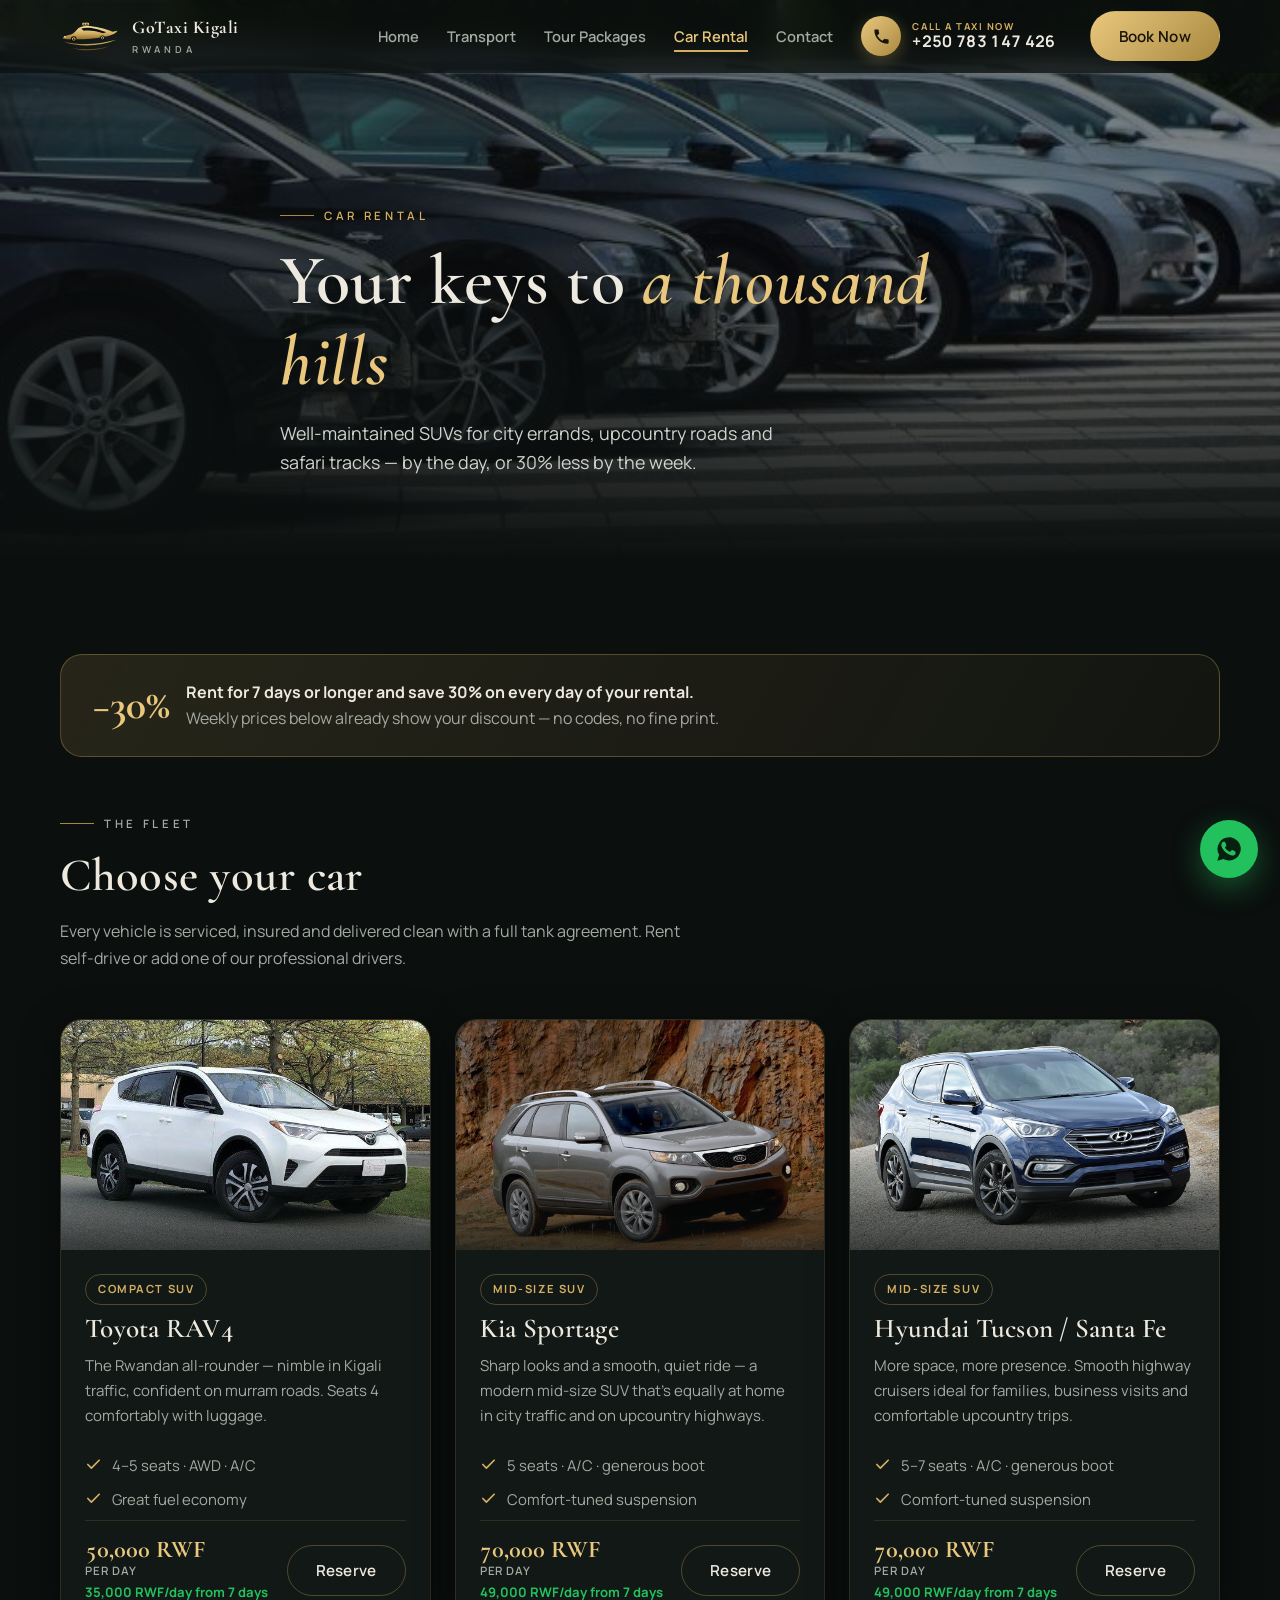
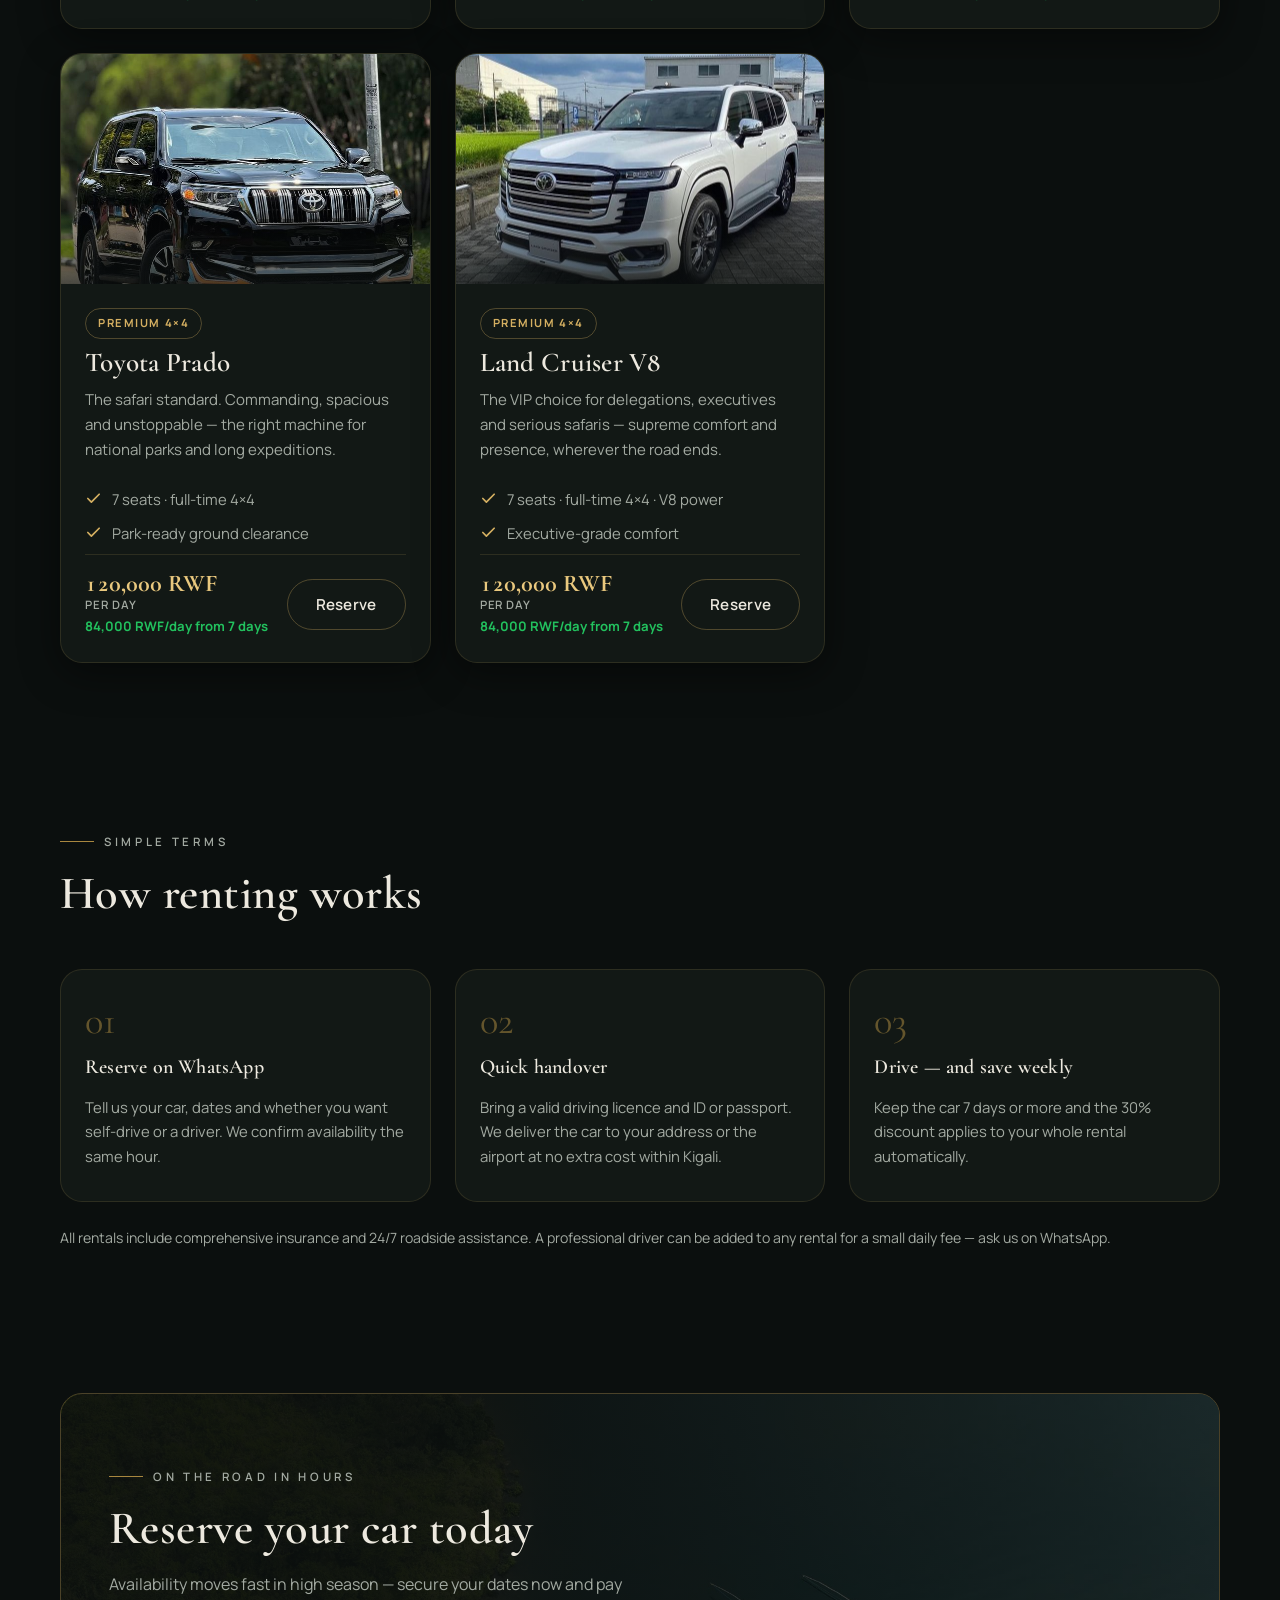
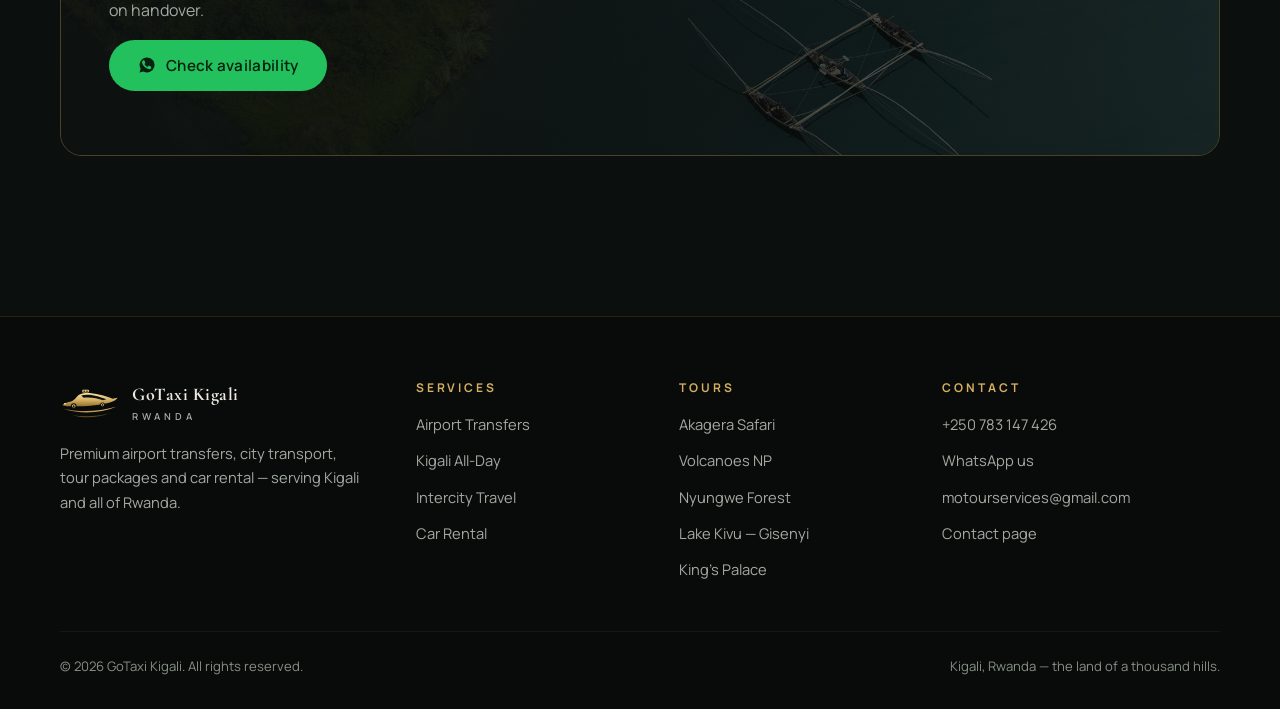
<file: car-rental.html>
<!DOCTYPE html>
<html lang="en">
<head>
  <!-- Google tag (gtag.js) -->
  <script async src="https://www.googletagmanager.com/gtag/js?id=AW-18301209032"></script>
  <script>
    window.dataLayer = window.dataLayer || [];
    function gtag(){dataLayer.push(arguments);}
    gtag('js', new Date());
    gtag('config', 'AW-18301209032');
  </script>

  <meta charset="UTF-8" />
  <meta name="viewport" content="width=device-width, initial-scale=1" />
  <title>Car Rental in Kigali — RAV4 to Land Cruiser | GoTaxi Kigali</title>
  <meta name="description" content="Rent a RAV4 from 50,000 RWF/day, Kia or Hyundai SUVs at 70,000 RWF, or a Prado / Land Cruiser V8 at 120,000 RWF. 30% off all rentals of a week or longer." />
  <link rel="icon" type="image/svg+xml" href="favicon.svg" />
  <meta name="theme-color" content="#0b0f0e" />
  <meta property="og:type" content="website" />
  <meta property="og:site_name" content="GoTaxi Kigali" />
  <meta property="og:title" content="Car Rental in Kigali — GoTaxi Kigali" />
  <meta property="og:description" content="RAV4 from 50,000 RWF/day up to Land Cruiser V8 — 30% off all rentals of a week or longer." />
  <meta property="og:image" content="https://gotaxikigali.com/og-image.jpg" />
  <meta property="og:url" content="https://gotaxikigali.com/car-rental.html" />
  <meta property="og:locale" content="en_US" />
  <meta name="twitter:card" content="summary_large_image" />
  <meta name="twitter:title" content="Car Rental in Kigali — RAV4 to Land Cruiser | GoTaxi Kigali" />
  <meta name="twitter:description" content="RAV4 from 50,000 RWF/day up to Land Cruiser V8 — 30% off all rentals of a week or longer." />
  <meta name="twitter:image" content="https://gotaxikigali.com/og-image.jpg" />
  <link rel="canonical" href="https://gotaxikigali.com/car-rental.html" />
  <meta name="geo.region" content="RW-01" />
  <meta name="geo.placename" content="Kigali, Rwanda" />
  <meta name="geo.position" content="-1.9441;30.0619" />
  <meta name="ICBM" content="-1.9441, 30.0619" />
  <link rel="preconnect" href="https://fonts.googleapis.com" />
  <link rel="preconnect" href="https://fonts.gstatic.com" crossorigin />
  <link href="https://fonts.googleapis.com/css2?family=Cormorant+Garamond:ital,wght@0,600;0,700;1,600&family=Manrope:wght@400;500;600;700;800&display=swap" rel="stylesheet" />
  <link rel="stylesheet" href="css/style.css?v=2" />
</head>
<body>
  <a class="skip-link" href="#main">Skip to main content</a>

  <header class="nav">
    <div class="container nav-inner">
      <a class="brand" href="index.html" aria-label="GoTaxi Kigali — home">
        <span class="brand-mark" aria-hidden="true">
          <svg viewBox="0 0 96 48" fill="none"><defs><linearGradient id="gcmG" x1="0" y1="0" x2="0" y2="1"><stop offset="0" stop-color="#f6e3ab"/><stop offset="0.55" stop-color="#d4af61"/><stop offset="1" stop-color="#93712f"/></linearGradient><linearGradient id="gcmW" x1="0" y1="0" x2="1" y2="0"><stop offset="0" stop-color="#93712f"/><stop offset="1" stop-color="#e9c87e"/></linearGradient></defs><rect x="35.5" y="2.6" width="11" height="5" rx="1.6" fill="url(#gcmG)"/><rect x="37.8" y="4" width="2.1" height="2.2" fill="#0b0f0e" opacity="0.85"/><rect x="42.1" y="4" width="2.1" height="2.2" fill="#0b0f0e" opacity="0.85"/><path d="M4 27 C7 24.5 11 22.8 16 22 C20 21.4 24 18 27 14 C30 10 36 8 42 8 C56 8 72 12 84 17 L92 15.5 C90 19 86 21.5 80 23 C60 28.5 30 30 12 29 C8 28.7 5 28 4 27 Z" fill="url(#gcmG)"/><path d="M34 12 C40 10.2 48 10.2 58 12.8 C64 14.4 70 16.4 74 18 L69 19.6 C60 16 48 14.2 38 15.4 C36 14.2 35 13 34 12 Z" fill="#0b0f0e"/><circle cx="22" cy="29" r="4.5" fill="#0b0f0e"/><circle cx="22" cy="29" r="2.2" fill="none" stroke="url(#gcmG)" stroke-width="1.5"/><circle cx="68" cy="27" r="4" fill="#0b0f0e"/><circle cx="68" cy="27" r="1.9" fill="none" stroke="url(#gcmG)" stroke-width="1.4"/><ellipse cx="8" cy="25" rx="1.8" ry="1.2" fill="#f6e3ab"/><path d="M6 33 C30 38.5 62 38 90 30 C64 41 30 42 6 33 Z" fill="url(#gcmW)"/><path d="M20 43.5 C40 46.5 62 45.5 80 40 C60 48 36 48.5 20 43.5 Z" fill="#93712f" opacity="0.65"/></svg>
        </span>
        <span>
          <span class="brand-name">GoTaxi Kigali</span>
          <span class="brand-tag">Rwanda</span>
        </span>
      </a>
      <div class="nav-mobile-actions">
        <a class="nav-call-mobile" href="tel:+250783147426" aria-label="Call GoTaxi Kigali for a taxi now">
          <svg viewBox="0 0 24 24" fill="currentColor" aria-hidden="true"><path d="M6.6 10.8c1.4 2.8 3.8 5.1 6.6 6.6l2.2-2.2c.3-.3.7-.4 1-.2 1.1.4 2.4.6 3.6.6.6 0 1 .4 1 1V20c0 .6-.4 1-1 1C10.5 21 3 13.5 3 4c0-.6.4-1 1-1h3.5c.6 0 1 .4 1 1 0 1.3.2 2.5.6 3.6.1.4 0 .8-.2 1l-2.3 2.2Z"/></svg>
        </a>
        <button class="nav-toggle" aria-expanded="false" aria-label="Open menu">
          <svg viewBox="0 0 24 24" fill="none" stroke="currentColor" stroke-width="2" stroke-linecap="round"><line x1="4" y1="7" x2="20" y2="7"/><line x1="4" y1="12" x2="20" y2="12"/><line x1="4" y1="17" x2="20" y2="17"/></svg>
        </button>
      </div>
      <ul class="nav-links">
        <li><a href="index.html">Home</a></li>
        <li><a href="transport.html">Transport</a></li>
        <li><a href="tours.html">Tour Packages</a></li>
        <li><a href="car-rental.html" aria-current="page">Car Rental</a></li>
        <li><a href="contact.html">Contact</a></li>
        <li class="nav-call-li">
          <a class="nav-call" href="tel:+250783147426">
            <span class="nav-call-ic"><svg viewBox="0 0 24 24" fill="currentColor" aria-hidden="true"><path d="M6.6 10.8c1.4 2.8 3.8 5.1 6.6 6.6l2.2-2.2c.3-.3.7-.4 1-.2 1.1.4 2.4.6 3.6.6.6 0 1 .4 1 1V20c0 .6-.4 1-1 1C10.5 21 3 13.5 3 4c0-.6.4-1 1-1h3.5c.6 0 1 .4 1 1 0 1.3.2 2.5.6 3.6.1.4 0 .8-.2 1l-2.3 2.2Z"/></svg></span>
            <span class="nav-call-txt">
              <span class="nav-call-label">Call a taxi now</span>
              <span class="nav-call-num">+250 783 147 426</span>
            </span>
          </a>
        </li>
        <li class="nav-cta">
          <a class="btn btn-gold" href="https://wa.me/250783147426?text=Hello%20GoTaxi%20Kigali%2C%20I%20would%20like%20to%20rent%20a%20car." target="_blank" rel="noopener">Book Now</a>
        </li>
      </ul>
    </div>
  </header>

  <main id="main">

    <!-- ============ PAGE HERO ============ -->
    <section class="page-hero">
      <div class="hero-media" aria-hidden="true">
        <img src="carrental.jpg" alt="" />
        <div class="hero-scrim"></div>
      </div>
      <div class="container hero-content">
        <p class="eyebrow">Car Rental</p>
        <h1>Your keys to <span>a thousand hills</span></h1>
        <p class="hero-lede">Well-maintained SUVs for city errands, upcountry roads and safari tracks — by the day, or 30% less by the week.</p>
      </div>
    </section>

    <!-- ============ WEEKLY DEAL ============ -->
    <section class="section">
      <div class="container">
        <div class="deal-banner reveal">
          <span class="deal-pct">−30%</span>
          <p><strong style="color: var(--text);">Rent for 7 days or longer and save 30% on every day of your rental.</strong> Weekly prices below already show your discount — no codes, no fine print.</p>
        </div>

        <div class="section-head reveal">
          <p class="eyebrow">The fleet</p>
          <h2>Choose your car</h2>
          <p>Every vehicle is serviced, insured and delivered clean with a full tank agreement. Rent self-drive or add one of our professional drivers.</p>
        </div>

        <div class="grid grid-3">

          <article class="card reveal">
            <div class="card-media">
              <img src="rav4.jpg" alt="Toyota RAV4 compact SUV" loading="lazy" />
            </div>
            <div class="card-body">
              <span class="badge">Compact SUV</span>
              <h3>Toyota RAV4</h3>
              <p class="desc">The Rwandan all-rounder — nimble in Kigali traffic, confident on murram roads. Seats 4 comfortably with luggage.</p>
              <ul class="ticks">
                <li><svg viewBox="0 0 24 24" fill="none" stroke="currentColor" stroke-width="2.4" stroke-linecap="round" stroke-linejoin="round"><path d="M20 6 9 17l-5-5"/></svg>4–5 seats · AWD · A/C</li>
                <li><svg viewBox="0 0 24 24" fill="none" stroke="currentColor" stroke-width="2.4" stroke-linecap="round" stroke-linejoin="round"><path d="M20 6 9 17l-5-5"/></svg>Great fuel economy</li>
              </ul>
              <div class="card-foot">
                <div>
                  <div class="rate-line"><span class="price">50,000 RWF<small>per day</small></span></div>
                  <span class="rate-week">35,000 RWF/day from 7 days</span>
                </div>
                <a class="btn btn-ghost route-book" href="https://wa.me/250783147426?text=Hello%20GoTaxi%20Kigali%2C%20I%20would%20like%20to%20rent%20a%20Toyota%20RAV4%20(50%2C000%20RWF%2Fday%2C%2035%2C000%2Fday%20for%207%2B%20days).%20Dates%3A%20___" target="_blank" rel="noopener">Reserve</a>
              </div>
            </div>
          </article>

          <article class="card reveal">
            <div class="card-media">
              <img src="kia.jpg" alt="Kia Sportage mid-size SUV" loading="lazy" />
            </div>
            <div class="card-body">
              <span class="badge">Mid-size SUV</span>
              <h3>Kia Sportage</h3>
              <p class="desc">Sharp looks and a smooth, quiet ride — a modern mid-size SUV that's equally at home in city traffic and on upcountry highways.</p>
              <ul class="ticks">
                <li><svg viewBox="0 0 24 24" fill="none" stroke="currentColor" stroke-width="2.4" stroke-linecap="round" stroke-linejoin="round"><path d="M20 6 9 17l-5-5"/></svg>5 seats · A/C · generous boot</li>
                <li><svg viewBox="0 0 24 24" fill="none" stroke="currentColor" stroke-width="2.4" stroke-linecap="round" stroke-linejoin="round"><path d="M20 6 9 17l-5-5"/></svg>Comfort-tuned suspension</li>
              </ul>
              <div class="card-foot">
                <div>
                  <div class="rate-line"><span class="price">70,000 RWF<small>per day</small></span></div>
                  <span class="rate-week">49,000 RWF/day from 7 days</span>
                </div>
                <a class="btn btn-ghost route-book" href="https://wa.me/250783147426?text=Hello%20GoTaxi%20Kigali%2C%20I%20would%20like%20to%20rent%20a%20Kia%20Sportage%20(70%2C000%20RWF%2Fday%2C%2049%2C000%2Fday%20for%207%2B%20days).%20Dates%3A%20___" target="_blank" rel="noopener">Reserve</a>
              </div>
            </div>
          </article>

          <article class="card reveal">
            <div class="card-media">
              <img src="ssantafe.jpg" alt="Hyundai Santa Fe mid-size SUV" loading="lazy" />
            </div>
            <div class="card-body">
              <span class="badge">Mid-size SUV</span>
              <h3>Hyundai Tucson / Santa Fe</h3>
              <p class="desc">More space, more presence. Smooth highway cruisers ideal for families, business visits and comfortable upcountry trips.</p>
              <ul class="ticks">
                <li><svg viewBox="0 0 24 24" fill="none" stroke="currentColor" stroke-width="2.4" stroke-linecap="round" stroke-linejoin="round"><path d="M20 6 9 17l-5-5"/></svg>5–7 seats · A/C · generous boot</li>
                <li><svg viewBox="0 0 24 24" fill="none" stroke="currentColor" stroke-width="2.4" stroke-linecap="round" stroke-linejoin="round"><path d="M20 6 9 17l-5-5"/></svg>Comfort-tuned suspension</li>
              </ul>
              <div class="card-foot">
                <div>
                  <div class="rate-line"><span class="price">70,000 RWF<small>per day</small></span></div>
                  <span class="rate-week">49,000 RWF/day from 7 days</span>
                </div>
                <a class="btn btn-ghost route-book" href="https://wa.me/250783147426?text=Hello%20GoTaxi%20Kigali%2C%20I%20would%20like%20to%20rent%20a%20Hyundai%20Tucson%20or%20Santa%20Fe%20(70%2C000%20RWF%2Fday%2C%2049%2C000%2Fday%20for%207%2B%20days).%20Dates%3A%20___" target="_blank" rel="noopener">Reserve</a>
              </div>
            </div>
          </article>

          <article class="card reveal">
            <div class="card-media">
              <img src="prado.jpg" alt="Toyota Land Cruiser Prado 4x4" loading="lazy" />
            </div>
            <div class="card-body">
              <span class="badge">Premium 4×4</span>
              <h3>Toyota Prado</h3>
              <p class="desc">The safari standard. Commanding, spacious and unstoppable — the right machine for national parks and long expeditions.</p>
              <ul class="ticks">
                <li><svg viewBox="0 0 24 24" fill="none" stroke="currentColor" stroke-width="2.4" stroke-linecap="round" stroke-linejoin="round"><path d="M20 6 9 17l-5-5"/></svg>7 seats · full-time 4×4</li>
                <li><svg viewBox="0 0 24 24" fill="none" stroke="currentColor" stroke-width="2.4" stroke-linecap="round" stroke-linejoin="round"><path d="M20 6 9 17l-5-5"/></svg>Park-ready ground clearance</li>
              </ul>
              <div class="card-foot">
                <div>
                  <div class="rate-line"><span class="price">120,000 RWF<small>per day</small></span></div>
                  <span class="rate-week">84,000 RWF/day from 7 days</span>
                </div>
                <a class="btn btn-ghost route-book" href="https://wa.me/250783147426?text=Hello%20GoTaxi%20Kigali%2C%20I%20would%20like%20to%20rent%20a%20Toyota%20Prado%20(120%2C000%20RWF%2Fday%2C%2084%2C000%2Fday%20for%207%2B%20days).%20Dates%3A%20___" target="_blank" rel="noopener">Reserve</a>
              </div>
            </div>
          </article>

          <article class="card reveal">
            <div class="card-media">
              <img src="v8.jpg" alt="Toyota Land Cruiser V8 full-size 4x4" loading="lazy" />
            </div>
            <div class="card-body">
              <span class="badge">Premium 4×4</span>
              <h3>Land Cruiser V8</h3>
              <p class="desc">The VIP choice for delegations, executives and serious safaris — supreme comfort and presence, wherever the road ends.</p>
              <ul class="ticks">
                <li><svg viewBox="0 0 24 24" fill="none" stroke="currentColor" stroke-width="2.4" stroke-linecap="round" stroke-linejoin="round"><path d="M20 6 9 17l-5-5"/></svg>7 seats · full-time 4×4 · V8 power</li>
                <li><svg viewBox="0 0 24 24" fill="none" stroke="currentColor" stroke-width="2.4" stroke-linecap="round" stroke-linejoin="round"><path d="M20 6 9 17l-5-5"/></svg>Executive-grade comfort</li>
              </ul>
              <div class="card-foot">
                <div>
                  <div class="rate-line"><span class="price">120,000 RWF<small>per day</small></span></div>
                  <span class="rate-week">84,000 RWF/day from 7 days</span>
                </div>
                <a class="btn btn-ghost route-book" href="https://wa.me/250783147426?text=Hello%20GoTaxi%20Kigali%2C%20I%20would%20like%20to%20rent%20a%20Land%20Cruiser%20V8%20(120%2C000%20RWF%2Fday%2C%2084%2C000%2Fday%20for%207%2B%20days).%20Dates%3A%20___" target="_blank" rel="noopener">Reserve</a>
              </div>
            </div>
          </article>

        </div>
      </div>
    </section>

    <!-- ============ RENTAL TERMS ============ -->
    <section class="section-tight">
      <div class="container">
        <div class="section-head reveal">
          <p class="eyebrow">Simple terms</p>
          <h2>How renting works</h2>
        </div>
        <div class="steps">
          <div class="step reveal">
            <h3>Reserve on WhatsApp</h3>
            <p>Tell us your car, dates and whether you want self-drive or a driver. We confirm availability the same hour.</p>
          </div>
          <div class="step reveal">
            <h3>Quick handover</h3>
            <p>Bring a valid driving licence and ID or passport. We deliver the car to your address or the airport at no extra cost within Kigali.</p>
          </div>
          <div class="step reveal">
            <h3>Drive — and save weekly</h3>
            <p>Keep the car 7 days or more and the 30% discount applies to your whole rental automatically.</p>
          </div>
        </div>
        <p class="muted reveal" style="margin-top: var(--space-4); font-size: 0.88rem;">
          All rentals include comprehensive insurance and 24/7 roadside assistance. A professional driver can be added to any rental for a small daily fee — ask us on WhatsApp.
        </p>
      </div>
    </section>

    <!-- ============ CTA ============ -->
    <section class="section-tight">
      <div class="container">
        <div class="cta-band reveal">
          <div class="cta-band-bg" aria-hidden="true">
            <img src="coverphoto.jpg" alt="" loading="lazy" />
          </div>
          <div class="cta-band-inner">
            <p class="eyebrow">On the road in hours</p>
            <h2>Reserve your car today</h2>
            <p>Availability moves fast in high season — secure your dates now and pay on handover.</p>
            <a class="btn btn-whatsapp" href="https://wa.me/250783147426?text=Hello%20GoTaxi%20Kigali%2C%20I%20would%20like%20to%20rent%20a%20car.%20Preferred%20model%3A%20___%20Dates%3A%20___" target="_blank" rel="noopener">
              <svg viewBox="0 0 24 24" fill="currentColor" aria-hidden="true"><path d="M12.04 2a9.9 9.9 0 0 0-8.5 14.9L2 22l5.25-1.5A9.9 9.9 0 1 0 12.04 2Zm5.8 14.1c-.25.7-1.45 1.35-2 1.4-.55.1-1.2.15-1.95-.1-.45-.15-1.05-.35-1.8-.65-3.15-1.35-5.2-4.55-5.35-4.75-.15-.2-1.3-1.7-1.3-3.25s.8-2.3 1.1-2.6c.3-.3.65-.4.85-.4h.6c.2 0 .45-.05.7.55.25.65.9 2.2.95 2.35.1.15.1.35 0 .55-.1.2-.15.35-.3.5l-.45.55c-.15.15-.3.3-.15.6.15.3.75 1.25 1.6 2 1.1 1 2 1.3 2.3 1.45.3.15.5.1.65-.1.2-.2.75-.85.95-1.15.2-.3.4-.25.65-.15.3.1 1.8.85 2.1 1 .3.15.5.25.6.35.05.15.05.7-.15 1.4Z"/></svg>
              Check availability
            </a>
          </div>
        </div>
      </div>
    </section>
  </main>

  <footer class="footer">
    <div class="container">
      <div class="footer-grid">
        <div>
          <a class="brand" href="index.html" style="margin-bottom: 16px;">
            <span class="brand-mark" aria-hidden="true">
              <svg viewBox="0 0 96 48" fill="none"><defs><linearGradient id="gcmG" x1="0" y1="0" x2="0" y2="1"><stop offset="0" stop-color="#f6e3ab"/><stop offset="0.55" stop-color="#d4af61"/><stop offset="1" stop-color="#93712f"/></linearGradient><linearGradient id="gcmW" x1="0" y1="0" x2="1" y2="0"><stop offset="0" stop-color="#93712f"/><stop offset="1" stop-color="#e9c87e"/></linearGradient></defs><rect x="35.5" y="2.6" width="11" height="5" rx="1.6" fill="url(#gcmG)"/><rect x="37.8" y="4" width="2.1" height="2.2" fill="#0b0f0e" opacity="0.85"/><rect x="42.1" y="4" width="2.1" height="2.2" fill="#0b0f0e" opacity="0.85"/><path d="M4 27 C7 24.5 11 22.8 16 22 C20 21.4 24 18 27 14 C30 10 36 8 42 8 C56 8 72 12 84 17 L92 15.5 C90 19 86 21.5 80 23 C60 28.5 30 30 12 29 C8 28.7 5 28 4 27 Z" fill="url(#gcmG)"/><path d="M34 12 C40 10.2 48 10.2 58 12.8 C64 14.4 70 16.4 74 18 L69 19.6 C60 16 48 14.2 38 15.4 C36 14.2 35 13 34 12 Z" fill="#0b0f0e"/><circle cx="22" cy="29" r="4.5" fill="#0b0f0e"/><circle cx="22" cy="29" r="2.2" fill="none" stroke="url(#gcmG)" stroke-width="1.5"/><circle cx="68" cy="27" r="4" fill="#0b0f0e"/><circle cx="68" cy="27" r="1.9" fill="none" stroke="url(#gcmG)" stroke-width="1.4"/><ellipse cx="8" cy="25" rx="1.8" ry="1.2" fill="#f6e3ab"/><path d="M6 33 C30 38.5 62 38 90 30 C64 41 30 42 6 33 Z" fill="url(#gcmW)"/><path d="M20 43.5 C40 46.5 62 45.5 80 40 C60 48 36 48.5 20 43.5 Z" fill="#93712f" opacity="0.65"/></svg>
            </span>
            <span>
              <span class="brand-name">GoTaxi Kigali</span>
              <span class="brand-tag">Rwanda</span>
            </span>
          </a>
          <p class="about">Premium airport transfers, city transport, tour packages and car rental — serving Kigali and all of Rwanda.</p>
        </div>
        <div>
          <h4>Services</h4>
          <ul>
            <li><a href="transport.html">Airport Transfers</a></li>
            <li><a href="transport.html#allday">Kigali All-Day</a></li>
            <li><a href="transport.html#intercity">Intercity Travel</a></li>
            <li><a href="car-rental.html">Car Rental</a></li>
          </ul>
        </div>
        <div>
          <h4>Tours</h4>
          <ul>
            <li><a href="tours.html#akagera">Akagera Safari</a></li>
            <li><a href="tours.html#volcanoes">Volcanoes NP</a></li>
            <li><a href="tours.html#nyungwe">Nyungwe Forest</a></li>
            <li><a href="tours.html#gisenyi">Lake Kivu — Gisenyi</a></li>
            <li><a href="tours.html#palace">King's Palace</a></li>
          </ul>
        </div>
        <div>
          <h4>Contact</h4>
          <ul>
            <li><a href="tel:+250783147426">+250 783 147 426</a></li>
            <li><a href="https://wa.me/250783147426" target="_blank" rel="noopener">WhatsApp us</a></li>
            <li><a href="mailto:motourservices@gmail.com">motourservices@gmail.com</a></li>
            <li><a href="contact.html">Contact page</a></li>
          </ul>
        </div>
      </div>
      <div class="footer-bottom">
        <span>© <span id="year">2026</span> GoTaxi Kigali. All rights reserved.</span>
        <span>Kigali, Rwanda — the land of a thousand hills.</span>
      </div>
    </div>
  </footer>

  <a class="wa-float" href="https://wa.me/250783147426?text=Hello%20GoTaxi%20Kigali%2C%20I%20would%20like%20to%20book%20a%20taxi%20for%20a%20ride%20in%20Kigali.%20Pickup%20location%3A%20___%20Destination%3A%20___%20Time%3A%20___" target="_blank" rel="noopener" aria-label="Chat with us on WhatsApp">
    <svg viewBox="0 0 24 24" fill="currentColor" aria-hidden="true"><path d="M12.04 2a9.9 9.9 0 0 0-8.5 14.9L2 22l5.25-1.5A9.9 9.9 0 1 0 12.04 2Zm5.8 14.1c-.25.7-1.45 1.35-2 1.4-.55.1-1.2.15-1.95-.1-.45-.15-1.05-.35-1.8-.65-3.15-1.35-5.2-4.55-5.35-4.75-.15-.2-1.3-1.7-1.3-3.25s.8-2.3 1.1-2.6c.3-.3.65-.4.85-.4h.6c.2 0 .45-.05.7.55.25.65.9 2.2.95 2.35.1.15.1.35 0 .55-.1.2-.15.35-.3.5l-.45.55c-.15.15-.3.3-.15.6.15.3.75 1.25 1.6 2 1.1 1 2 1.3 2.3 1.45.3.15.5.1.65-.1.2-.2.75-.85.95-1.15.2-.3.4-.25.65-.15.3.1 1.8.85 2.1 1 .3.15.5.25.6.35.05.15.05.7-.15 1.4Z"/></svg>
  </a>

  <script src="js/main.js?v=2"></script>
</body>
</html>
</file>
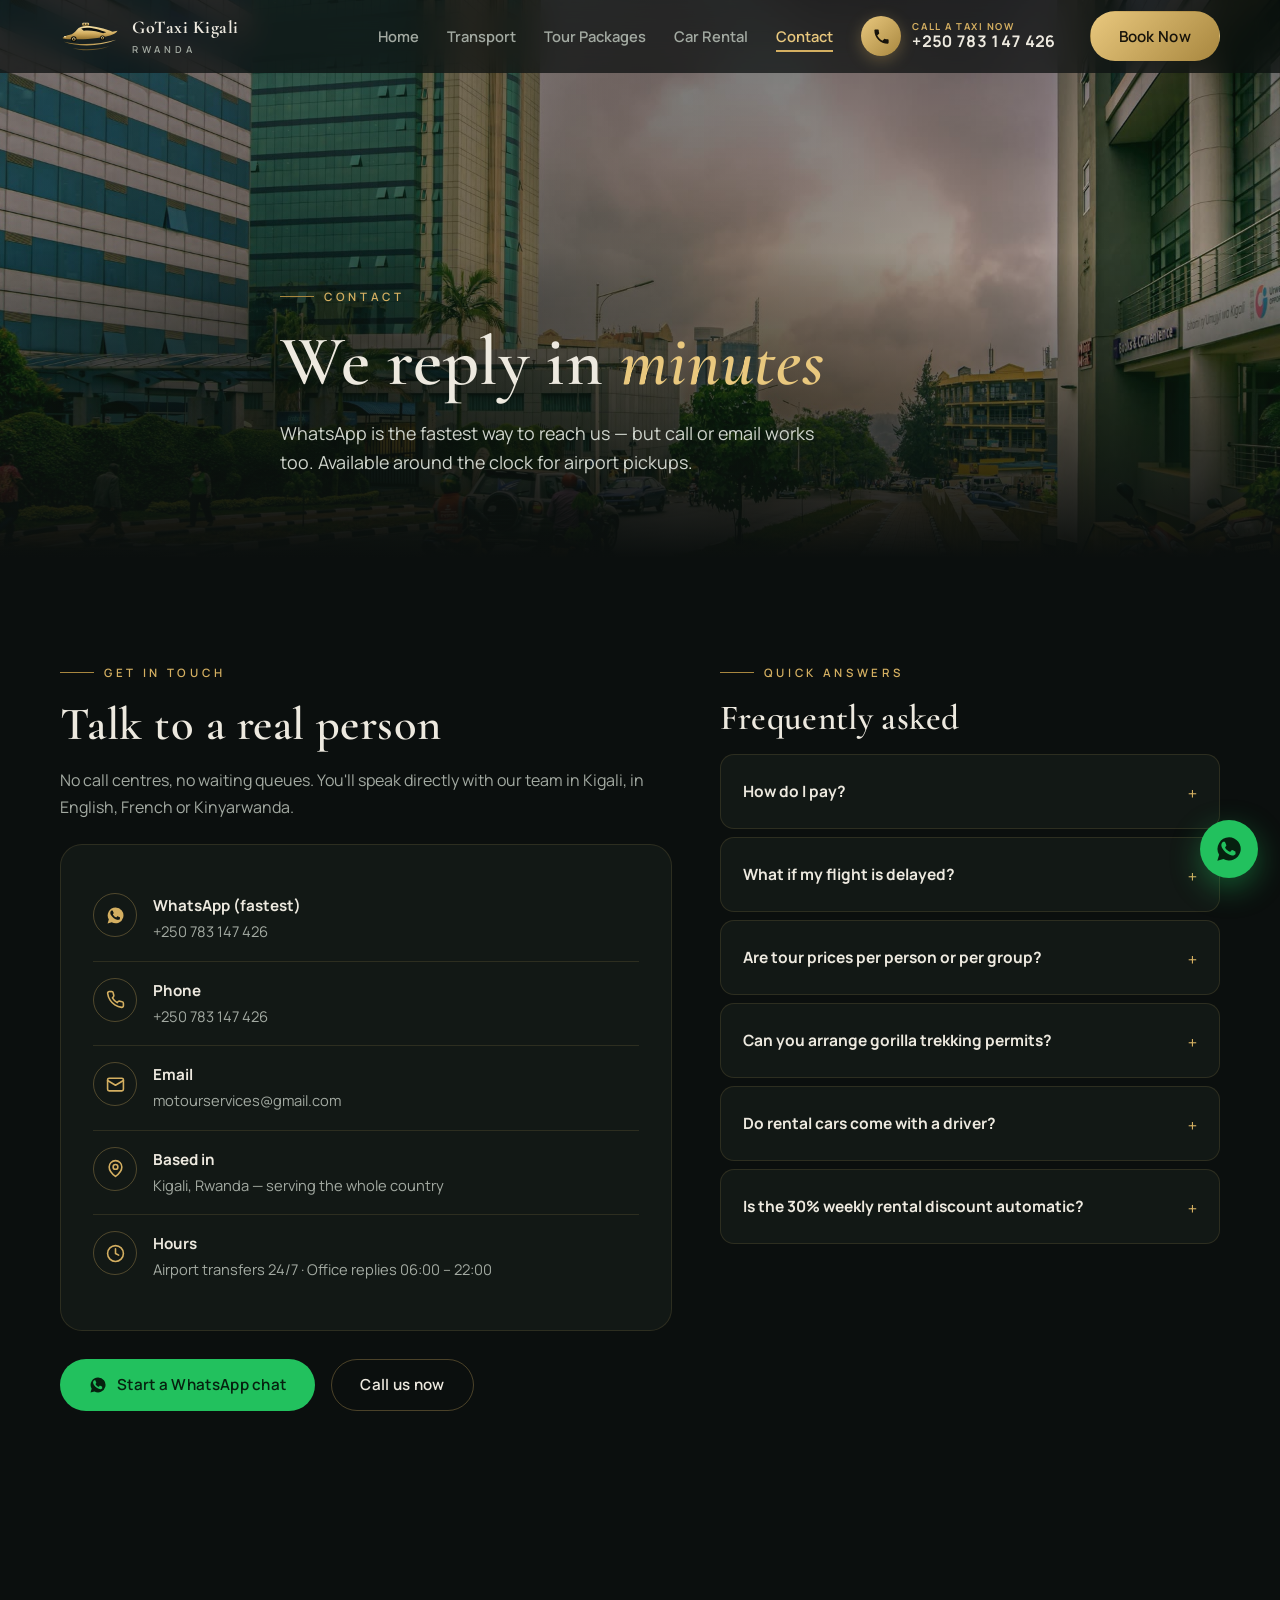
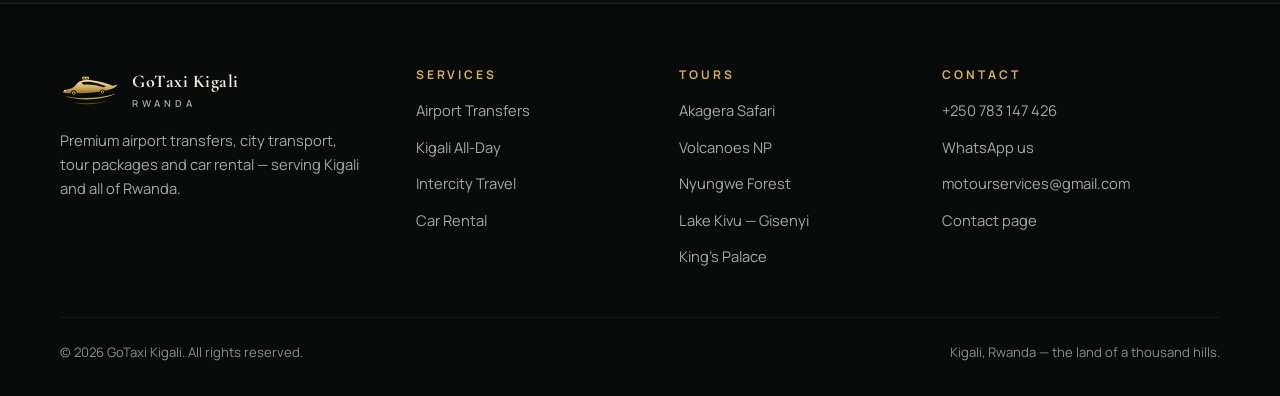
<file: contact.html>
<!DOCTYPE html>
<html lang="en">
<head>
  <!-- Google tag (gtag.js) -->
  <script async src="https://www.googletagmanager.com/gtag/js?id=AW-18301209032"></script>
  <script>
    window.dataLayer = window.dataLayer || [];
    function gtag(){dataLayer.push(arguments);}
    gtag('js', new Date());
    gtag('config', 'AW-18301209032');
  </script>

  <meta charset="UTF-8" />
  <meta name="viewport" content="width=device-width, initial-scale=1" />
  <title>Contact a Kigali Taxi Service | GoTaxi Kigali</title>
  <meta name="description" content="Contact GoTaxi Kigali. WhatsApp and call +250 783 147 426, or email motourservices@gmail.com. Available 24/7 for airport transfers, tours and rentals." />
  <link rel="icon" type="image/svg+xml" href="favicon.svg" />
  <meta name="theme-color" content="#0b0f0e" />
  <meta property="og:type" content="website" />
  <meta property="og:site_name" content="GoTaxi Kigali" />
  <meta property="og:title" content="Contact — GoTaxi Kigali" />
  <meta property="og:description" content="WhatsApp +250 783 147 426 — we reply in minutes. Available 24/7 for airport pickups." />
  <meta property="og:image" content="https://gotaxikigali.com/og-image.jpg" />
  <meta property="og:url" content="https://gotaxikigali.com/contact.html" />
  <meta property="og:locale" content="en_US" />
  <meta name="twitter:card" content="summary_large_image" />
  <meta name="twitter:title" content="Contact a Kigali Taxi Service | GoTaxi Kigali" />
  <meta name="twitter:description" content="WhatsApp or call +250 783 147 426 — we reply in minutes. Available 24/7 for airport pickups." />
  <meta name="twitter:image" content="https://gotaxikigali.com/og-image.jpg" />
  <link rel="canonical" href="https://gotaxikigali.com/contact.html" />
  <meta name="geo.region" content="RW-01" />
  <meta name="geo.placename" content="Kigali, Rwanda" />
  <meta name="geo.position" content="-1.9441;30.0619" />
  <meta name="ICBM" content="-1.9441, 30.0619" />
  <link rel="preconnect" href="https://fonts.googleapis.com" />
  <link rel="preconnect" href="https://fonts.gstatic.com" crossorigin />
  <link href="https://fonts.googleapis.com/css2?family=Cormorant+Garamond:ital,wght@0,600;0,700;1,600&family=Manrope:wght@400;500;600;700;800&display=swap" rel="stylesheet" />
  <link rel="stylesheet" href="css/style.css?v=2" />
</head>
<body>
  <a class="skip-link" href="#main">Skip to main content</a>

  <header class="nav">
    <div class="container nav-inner">
      <a class="brand" href="index.html" aria-label="GoTaxi Kigali — home">
        <span class="brand-mark" aria-hidden="true">
          <svg viewBox="0 0 96 48" fill="none"><defs><linearGradient id="gcmG" x1="0" y1="0" x2="0" y2="1"><stop offset="0" stop-color="#f6e3ab"/><stop offset="0.55" stop-color="#d4af61"/><stop offset="1" stop-color="#93712f"/></linearGradient><linearGradient id="gcmW" x1="0" y1="0" x2="1" y2="0"><stop offset="0" stop-color="#93712f"/><stop offset="1" stop-color="#e9c87e"/></linearGradient></defs><rect x="35.5" y="2.6" width="11" height="5" rx="1.6" fill="url(#gcmG)"/><rect x="37.8" y="4" width="2.1" height="2.2" fill="#0b0f0e" opacity="0.85"/><rect x="42.1" y="4" width="2.1" height="2.2" fill="#0b0f0e" opacity="0.85"/><path d="M4 27 C7 24.5 11 22.8 16 22 C20 21.4 24 18 27 14 C30 10 36 8 42 8 C56 8 72 12 84 17 L92 15.5 C90 19 86 21.5 80 23 C60 28.5 30 30 12 29 C8 28.7 5 28 4 27 Z" fill="url(#gcmG)"/><path d="M34 12 C40 10.2 48 10.2 58 12.8 C64 14.4 70 16.4 74 18 L69 19.6 C60 16 48 14.2 38 15.4 C36 14.2 35 13 34 12 Z" fill="#0b0f0e"/><circle cx="22" cy="29" r="4.5" fill="#0b0f0e"/><circle cx="22" cy="29" r="2.2" fill="none" stroke="url(#gcmG)" stroke-width="1.5"/><circle cx="68" cy="27" r="4" fill="#0b0f0e"/><circle cx="68" cy="27" r="1.9" fill="none" stroke="url(#gcmG)" stroke-width="1.4"/><ellipse cx="8" cy="25" rx="1.8" ry="1.2" fill="#f6e3ab"/><path d="M6 33 C30 38.5 62 38 90 30 C64 41 30 42 6 33 Z" fill="url(#gcmW)"/><path d="M20 43.5 C40 46.5 62 45.5 80 40 C60 48 36 48.5 20 43.5 Z" fill="#93712f" opacity="0.65"/></svg>
        </span>
        <span>
          <span class="brand-name">GoTaxi Kigali</span>
          <span class="brand-tag">Rwanda</span>
        </span>
      </a>
      <div class="nav-mobile-actions">
        <a class="nav-call-mobile" href="tel:+250783147426" aria-label="Call GoTaxi Kigali for a taxi now">
          <svg viewBox="0 0 24 24" fill="currentColor" aria-hidden="true"><path d="M6.6 10.8c1.4 2.8 3.8 5.1 6.6 6.6l2.2-2.2c.3-.3.7-.4 1-.2 1.1.4 2.4.6 3.6.6.6 0 1 .4 1 1V20c0 .6-.4 1-1 1C10.5 21 3 13.5 3 4c0-.6.4-1 1-1h3.5c.6 0 1 .4 1 1 0 1.3.2 2.5.6 3.6.1.4 0 .8-.2 1l-2.3 2.2Z"/></svg>
        </a>
        <button class="nav-toggle" aria-expanded="false" aria-label="Open menu">
          <svg viewBox="0 0 24 24" fill="none" stroke="currentColor" stroke-width="2" stroke-linecap="round"><line x1="4" y1="7" x2="20" y2="7"/><line x1="4" y1="12" x2="20" y2="12"/><line x1="4" y1="17" x2="20" y2="17"/></svg>
        </button>
      </div>
      <ul class="nav-links">
        <li><a href="index.html">Home</a></li>
        <li><a href="transport.html">Transport</a></li>
        <li><a href="tours.html">Tour Packages</a></li>
        <li><a href="car-rental.html">Car Rental</a></li>
        <li><a href="contact.html" aria-current="page">Contact</a></li>
        <li class="nav-call-li">
          <a class="nav-call" href="tel:+250783147426">
            <span class="nav-call-ic"><svg viewBox="0 0 24 24" fill="currentColor" aria-hidden="true"><path d="M6.6 10.8c1.4 2.8 3.8 5.1 6.6 6.6l2.2-2.2c.3-.3.7-.4 1-.2 1.1.4 2.4.6 3.6.6.6 0 1 .4 1 1V20c0 .6-.4 1-1 1C10.5 21 3 13.5 3 4c0-.6.4-1 1-1h3.5c.6 0 1 .4 1 1 0 1.3.2 2.5.6 3.6.1.4 0 .8-.2 1l-2.3 2.2Z"/></svg></span>
            <span class="nav-call-txt">
              <span class="nav-call-label">Call a taxi now</span>
              <span class="nav-call-num">+250 783 147 426</span>
            </span>
          </a>
        </li>
        <li class="nav-cta">
          <a class="btn btn-gold" href="https://wa.me/250783147426?text=Hello%20GoTaxi%20Kigali%2C%20I%20would%20like%20to%20make%20a%20booking." target="_blank" rel="noopener">Book Now</a>
        </li>
      </ul>
    </div>
  </header>

  <main id="main">

    <!-- ============ PAGE HERO ============ -->
    <section class="page-hero">
      <div class="hero-media" aria-hidden="true">
        <img src="kigaliphoto.jpg" alt="" />
        <div class="hero-scrim"></div>
      </div>
      <div class="container hero-content">
        <p class="eyebrow">Contact</p>
        <h1>We reply in <span>minutes</span></h1>
        <p class="hero-lede">WhatsApp is the fastest way to reach us — but call or email works too. Available around the clock for airport pickups.</p>
      </div>
    </section>

    <!-- ============ CONTACT ============ -->
    <section class="section">
      <div class="container contact-grid">
        <div class="reveal">
          <p class="eyebrow">Get in touch</p>
          <h2>Talk to a real person</h2>
          <p class="muted">No call centres, no waiting queues. You'll speak directly with our team in Kigali, in English, French or Kinyarwanda.</p>

          <div class="contact-card" style="margin-top: 24px;">
            <div class="contact-row">
              <span class="ico" aria-hidden="true">
                <svg viewBox="0 0 24 24" fill="currentColor"><path d="M12.04 2a9.9 9.9 0 0 0-8.5 14.9L2 22l5.25-1.5A9.9 9.9 0 1 0 12.04 2Zm5.8 14.1c-.25.7-1.45 1.35-2 1.4-.55.1-1.2.15-1.95-.1-.45-.15-1.05-.35-1.8-.65-3.15-1.35-5.2-4.55-5.35-4.75-.15-.2-1.3-1.7-1.3-3.25s.8-2.3 1.1-2.6c.3-.3.65-.4.85-.4h.6c.2 0 .45-.05.7.55.25.65.9 2.2.95 2.35.1.15.1.35 0 .55-.1.2-.15.35-.3.5l-.45.55c-.15.15-.3.3-.15.6.15.3.75 1.25 1.6 2 1.1 1 2 1.3 2.3 1.45.3.15.5.1.65-.1.2-.2.75-.85.95-1.15.2-.3.4-.25.65-.15.3.1 1.8.85 2.1 1 .3.15.5.25.6.35.05.15.05.7-.15 1.4Z"/></svg>
              </span>
              <div>
                <strong>WhatsApp (fastest)</strong>
                <a href="https://wa.me/250783147426" target="_blank" rel="noopener">+250 783 147 426</a>
              </div>
            </div>
            <div class="contact-row">
              <span class="ico" aria-hidden="true">
                <svg viewBox="0 0 24 24" fill="none" stroke="currentColor" stroke-width="2" stroke-linecap="round" stroke-linejoin="round"><path d="M22 16.9v3a2 2 0 0 1-2.2 2 19.8 19.8 0 0 1-8.6-3.1 19.5 19.5 0 0 1-6-6A19.8 19.8 0 0 1 2.1 4.2 2 2 0 0 1 4.1 2h3a2 2 0 0 1 2 1.7c.13.96.36 1.9.7 2.8a2 2 0 0 1-.45 2.1L8.1 9.9a16 16 0 0 0 6 6l1.3-1.3a2 2 0 0 1 2.1-.45c.9.34 1.84.57 2.8.7A2 2 0 0 1 22 16.9Z"/></svg>
              </span>
              <div>
                <strong>Phone</strong>
                <a href="tel:+250783147426">+250 783 147 426</a>
              </div>
            </div>
            <div class="contact-row">
              <span class="ico" aria-hidden="true">
                <svg viewBox="0 0 24 24" fill="none" stroke="currentColor" stroke-width="2" stroke-linecap="round" stroke-linejoin="round"><rect x="2" y="4" width="20" height="16" rx="2"/><path d="m22 7-10 6L2 7"/></svg>
              </span>
              <div>
                <strong>Email</strong>
                <a href="mailto:motourservices@gmail.com">motourservices@gmail.com</a>
              </div>
            </div>
            <div class="contact-row">
              <span class="ico" aria-hidden="true">
                <svg viewBox="0 0 24 24" fill="none" stroke="currentColor" stroke-width="2" stroke-linecap="round" stroke-linejoin="round"><path d="M20 10c0 6-8 12-8 12s-8-6-8-12a8 8 0 0 1 16 0Z"/><circle cx="12" cy="10" r="3"/></svg>
              </span>
              <div>
                <strong>Based in</strong>
                <span class="val">Kigali, Rwanda — serving the whole country</span>
              </div>
            </div>
            <div class="contact-row">
              <span class="ico" aria-hidden="true">
                <svg viewBox="0 0 24 24" fill="none" stroke="currentColor" stroke-width="2" stroke-linecap="round" stroke-linejoin="round"><circle cx="12" cy="12" r="10"/><path d="M12 6v6l4 2"/></svg>
              </span>
              <div>
                <strong>Hours</strong>
                <span class="val">Airport transfers 24/7 · Office replies 06:00 – 22:00</span>
              </div>
            </div>
          </div>

          <div class="hero-actions" style="margin-top: 28px;">
            <a class="btn btn-whatsapp" href="https://wa.me/250783147426?text=Hello%20GoTaxi%20Kigali%2C%20I%20have%20a%20question%3A" target="_blank" rel="noopener">
              <svg viewBox="0 0 24 24" fill="currentColor" aria-hidden="true"><path d="M12.04 2a9.9 9.9 0 0 0-8.5 14.9L2 22l5.25-1.5A9.9 9.9 0 1 0 12.04 2Zm5.8 14.1c-.25.7-1.45 1.35-2 1.4-.55.1-1.2.15-1.95-.1-.45-.15-1.05-.35-1.8-.65-3.15-1.35-5.2-4.55-5.35-4.75-.15-.2-1.3-1.7-1.3-3.25s.8-2.3 1.1-2.6c.3-.3.65-.4.85-.4h.6c.2 0 .45-.05.7.55.25.65.9 2.2.95 2.35.1.15.1.35 0 .55-.1.2-.15.35-.3.5l-.45.55c-.15.15-.3.3-.15.6.15.3.75 1.25 1.6 2 1.1 1 2 1.3 2.3 1.45.3.15.5.1.65-.1.2-.2.75-.85.95-1.15.2-.3.4-.25.65-.15.3.1 1.8.85 2.1 1 .3.15.5.25.6.35.05.15.05.7-.15 1.4Z"/></svg>
              Start a WhatsApp chat
            </a>
            <a class="btn btn-ghost" href="tel:+250783147426">Call us now</a>
          </div>
        </div>

        <div class="reveal">
          <p class="eyebrow">Quick answers</p>
          <h2 style="font-size: clamp(1.6rem, 3vw, 2.2rem);">Frequently asked</h2>
          <div class="faq">
            <details>
              <summary>How do I pay?</summary>
              <div class="faq-body">Cash (RWF or USD), mobile money (MTN MoMo), or bank transfer. Transfers and rentals are paid on pickup; tours are confirmed with a small deposit.</div>
            </details>
            <details>
              <summary>What if my flight is delayed?</summary>
              <div class="faq-body">We track every flight we pick up. Your driver adjusts automatically and waits for you at arrivals — no extra charge for delays.</div>
            </details>
            <details>
              <summary>Are tour prices per person or per group?</summary>
              <div class="faq-body">Tour package prices are per person and already include the 10% discount. Groups of four or more travellers get an additional group rate — ask us on WhatsApp.</div>
            </details>
            <details>
              <summary>Can you arrange gorilla trekking permits?</summary>
              <div class="faq-body">Yes. Gorilla and chimpanzee permits are issued by the Rwanda Development Board and sold separately from our tour prices. Tell us your dates early — permits are limited and sell out in high season.</div>
            </details>
            <details>
              <summary>Do rental cars come with a driver?</summary>
              <div class="faq-body">Your choice. All rental prices are for self-drive; a professional driver can be added to any rental for a small daily fee.</div>
            </details>
            <details>
              <summary>Is the 30% weekly rental discount automatic?</summary>
              <div class="faq-body">Yes — any rental of 7 days or longer is charged at 30% off the daily rate for the entire period. No code needed.</div>
            </details>
          </div>
        </div>
      </div>
    </section>
  </main>

  <footer class="footer">
    <div class="container">
      <div class="footer-grid">
        <div>
          <a class="brand" href="index.html" style="margin-bottom: 16px;">
            <span class="brand-mark" aria-hidden="true">
              <svg viewBox="0 0 96 48" fill="none"><defs><linearGradient id="gcmG" x1="0" y1="0" x2="0" y2="1"><stop offset="0" stop-color="#f6e3ab"/><stop offset="0.55" stop-color="#d4af61"/><stop offset="1" stop-color="#93712f"/></linearGradient><linearGradient id="gcmW" x1="0" y1="0" x2="1" y2="0"><stop offset="0" stop-color="#93712f"/><stop offset="1" stop-color="#e9c87e"/></linearGradient></defs><rect x="35.5" y="2.6" width="11" height="5" rx="1.6" fill="url(#gcmG)"/><rect x="37.8" y="4" width="2.1" height="2.2" fill="#0b0f0e" opacity="0.85"/><rect x="42.1" y="4" width="2.1" height="2.2" fill="#0b0f0e" opacity="0.85"/><path d="M4 27 C7 24.5 11 22.8 16 22 C20 21.4 24 18 27 14 C30 10 36 8 42 8 C56 8 72 12 84 17 L92 15.5 C90 19 86 21.5 80 23 C60 28.5 30 30 12 29 C8 28.7 5 28 4 27 Z" fill="url(#gcmG)"/><path d="M34 12 C40 10.2 48 10.2 58 12.8 C64 14.4 70 16.4 74 18 L69 19.6 C60 16 48 14.2 38 15.4 C36 14.2 35 13 34 12 Z" fill="#0b0f0e"/><circle cx="22" cy="29" r="4.5" fill="#0b0f0e"/><circle cx="22" cy="29" r="2.2" fill="none" stroke="url(#gcmG)" stroke-width="1.5"/><circle cx="68" cy="27" r="4" fill="#0b0f0e"/><circle cx="68" cy="27" r="1.9" fill="none" stroke="url(#gcmG)" stroke-width="1.4"/><ellipse cx="8" cy="25" rx="1.8" ry="1.2" fill="#f6e3ab"/><path d="M6 33 C30 38.5 62 38 90 30 C64 41 30 42 6 33 Z" fill="url(#gcmW)"/><path d="M20 43.5 C40 46.5 62 45.5 80 40 C60 48 36 48.5 20 43.5 Z" fill="#93712f" opacity="0.65"/></svg>
            </span>
            <span>
              <span class="brand-name">GoTaxi Kigali</span>
              <span class="brand-tag">Rwanda</span>
            </span>
          </a>
          <p class="about">Premium airport transfers, city transport, tour packages and car rental — serving Kigali and all of Rwanda.</p>
        </div>
        <div>
          <h4>Services</h4>
          <ul>
            <li><a href="transport.html">Airport Transfers</a></li>
            <li><a href="transport.html#allday">Kigali All-Day</a></li>
            <li><a href="transport.html#intercity">Intercity Travel</a></li>
            <li><a href="car-rental.html">Car Rental</a></li>
          </ul>
        </div>
        <div>
          <h4>Tours</h4>
          <ul>
            <li><a href="tours.html#akagera">Akagera Safari</a></li>
            <li><a href="tours.html#volcanoes">Volcanoes NP</a></li>
            <li><a href="tours.html#nyungwe">Nyungwe Forest</a></li>
            <li><a href="tours.html#gisenyi">Lake Kivu — Gisenyi</a></li>
            <li><a href="tours.html#palace">King's Palace</a></li>
          </ul>
        </div>
        <div>
          <h4>Contact</h4>
          <ul>
            <li><a href="tel:+250783147426">+250 783 147 426</a></li>
            <li><a href="https://wa.me/250783147426" target="_blank" rel="noopener">WhatsApp us</a></li>
            <li><a href="mailto:motourservices@gmail.com">motourservices@gmail.com</a></li>
            <li><a href="contact.html">Contact page</a></li>
          </ul>
        </div>
      </div>
      <div class="footer-bottom">
        <span>© <span id="year">2026</span> GoTaxi Kigali. All rights reserved.</span>
        <span>Kigali, Rwanda — the land of a thousand hills.</span>
      </div>
    </div>
  </footer>

  <a class="wa-float" href="https://wa.me/250783147426?text=Hello%20GoTaxi%20Kigali%2C%20I%20would%20like%20to%20book%20a%20taxi%20for%20a%20ride%20in%20Kigali.%20Pickup%20location%3A%20___%20Destination%3A%20___%20Time%3A%20___" target="_blank" rel="noopener" aria-label="Chat with us on WhatsApp">
    <svg viewBox="0 0 24 24" fill="currentColor" aria-hidden="true"><path d="M12.04 2a9.9 9.9 0 0 0-8.5 14.9L2 22l5.25-1.5A9.9 9.9 0 1 0 12.04 2Zm5.8 14.1c-.25.7-1.45 1.35-2 1.4-.55.1-1.2.15-1.95-.1-.45-.15-1.05-.35-1.8-.65-3.15-1.35-5.2-4.55-5.35-4.75-.15-.2-1.3-1.7-1.3-3.25s.8-2.3 1.1-2.6c.3-.3.65-.4.85-.4h.6c.2 0 .45-.05.7.55.25.65.9 2.2.95 2.35.1.15.1.35 0 .55-.1.2-.15.35-.3.5l-.45.55c-.15.15-.3.3-.15.6.15.3.75 1.25 1.6 2 1.1 1 2 1.3 2.3 1.45.3.15.5.1.65-.1.2-.2.75-.85.95-1.15.2-.3.4-.25.65-.15.3.1 1.8.85 2.1 1 .3.15.5.25.6.35.05.15.05.7-.15 1.4Z"/></svg>
  </a>

  <script src="js/main.js?v=2"></script>
</body>
</html>
</file>
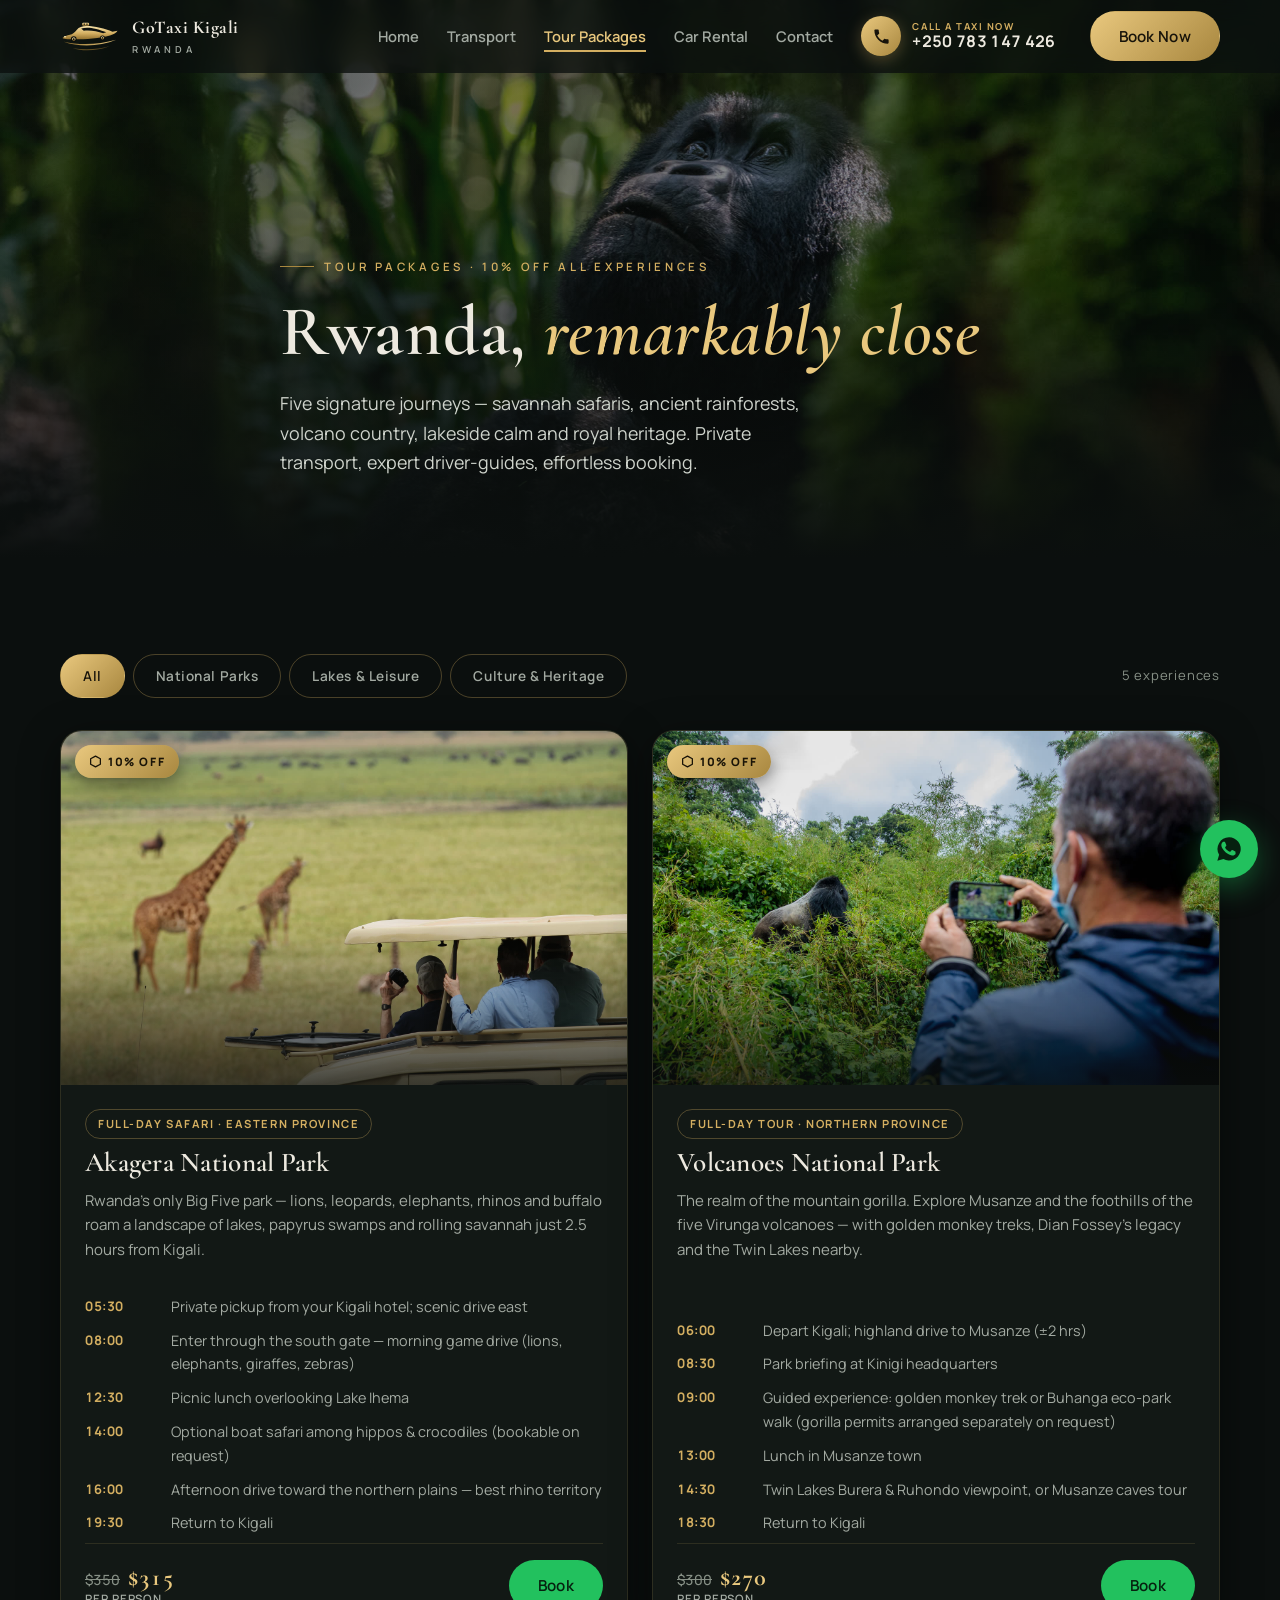
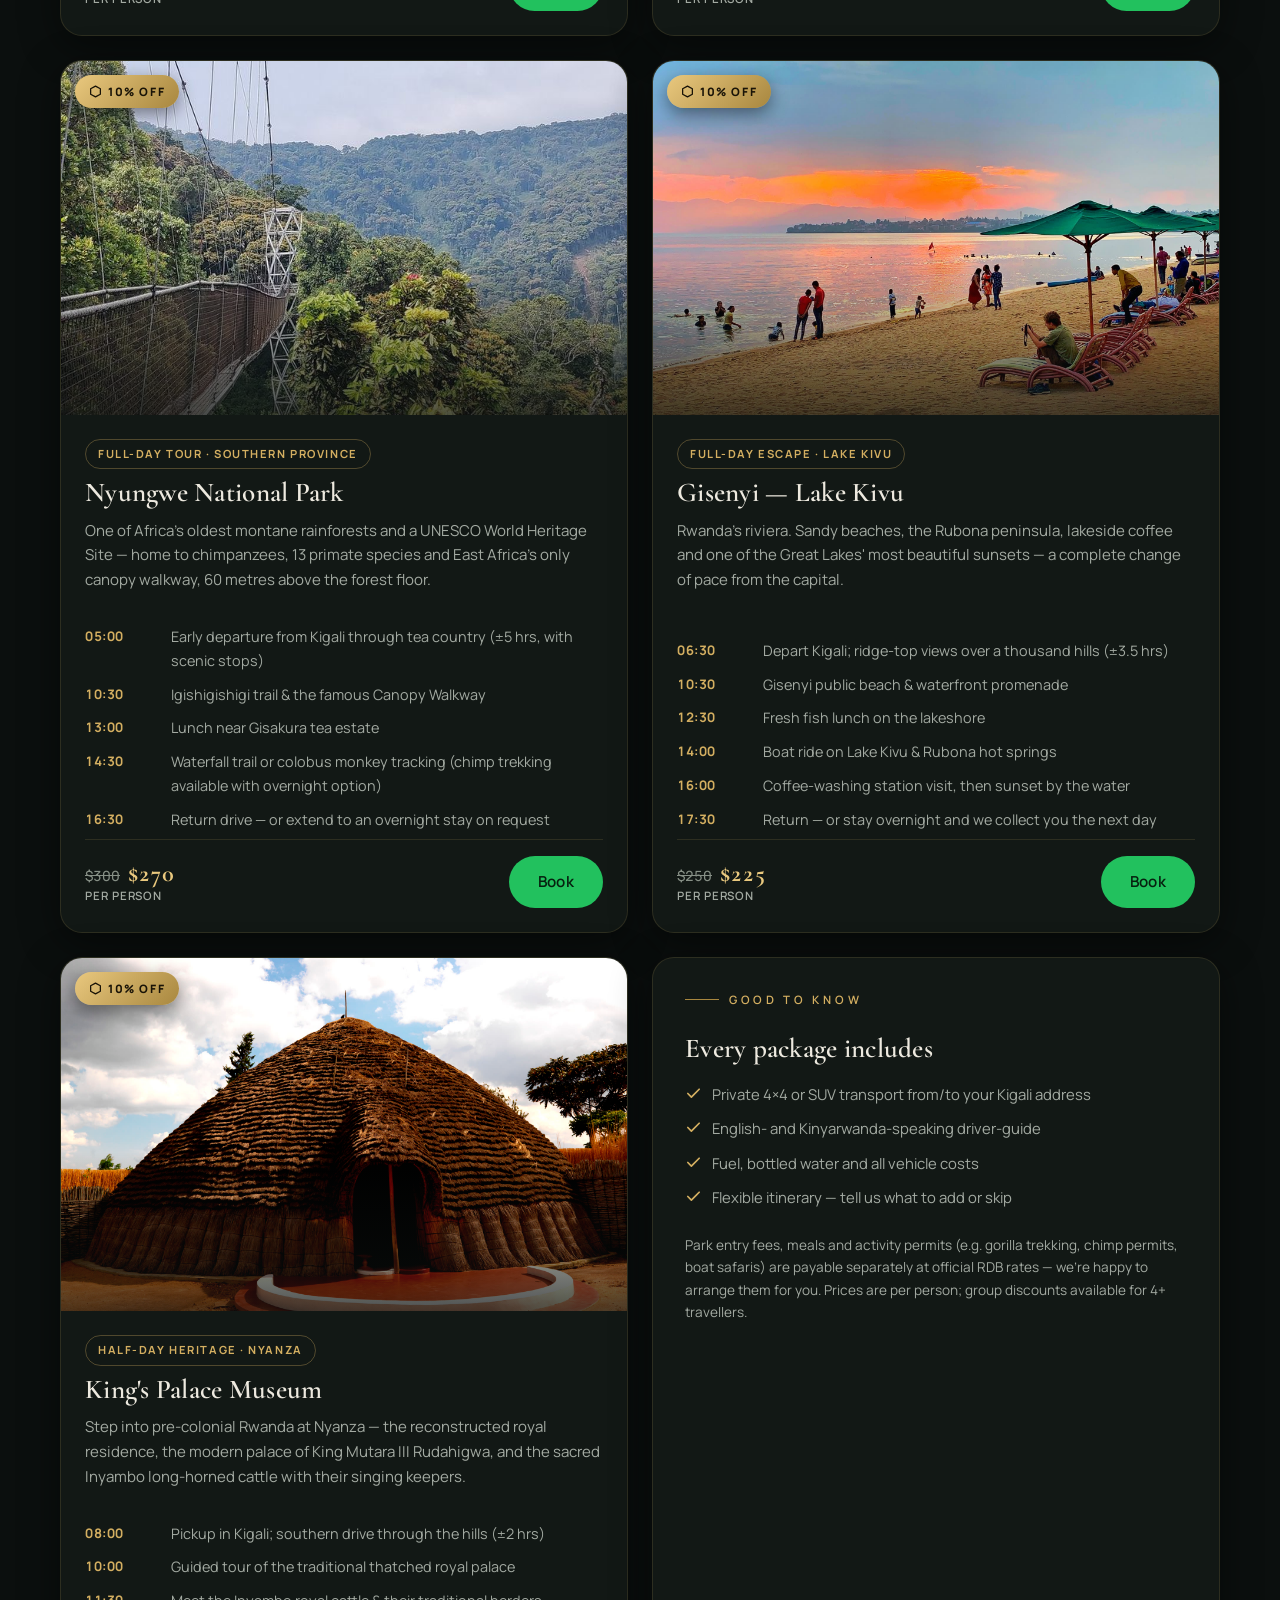
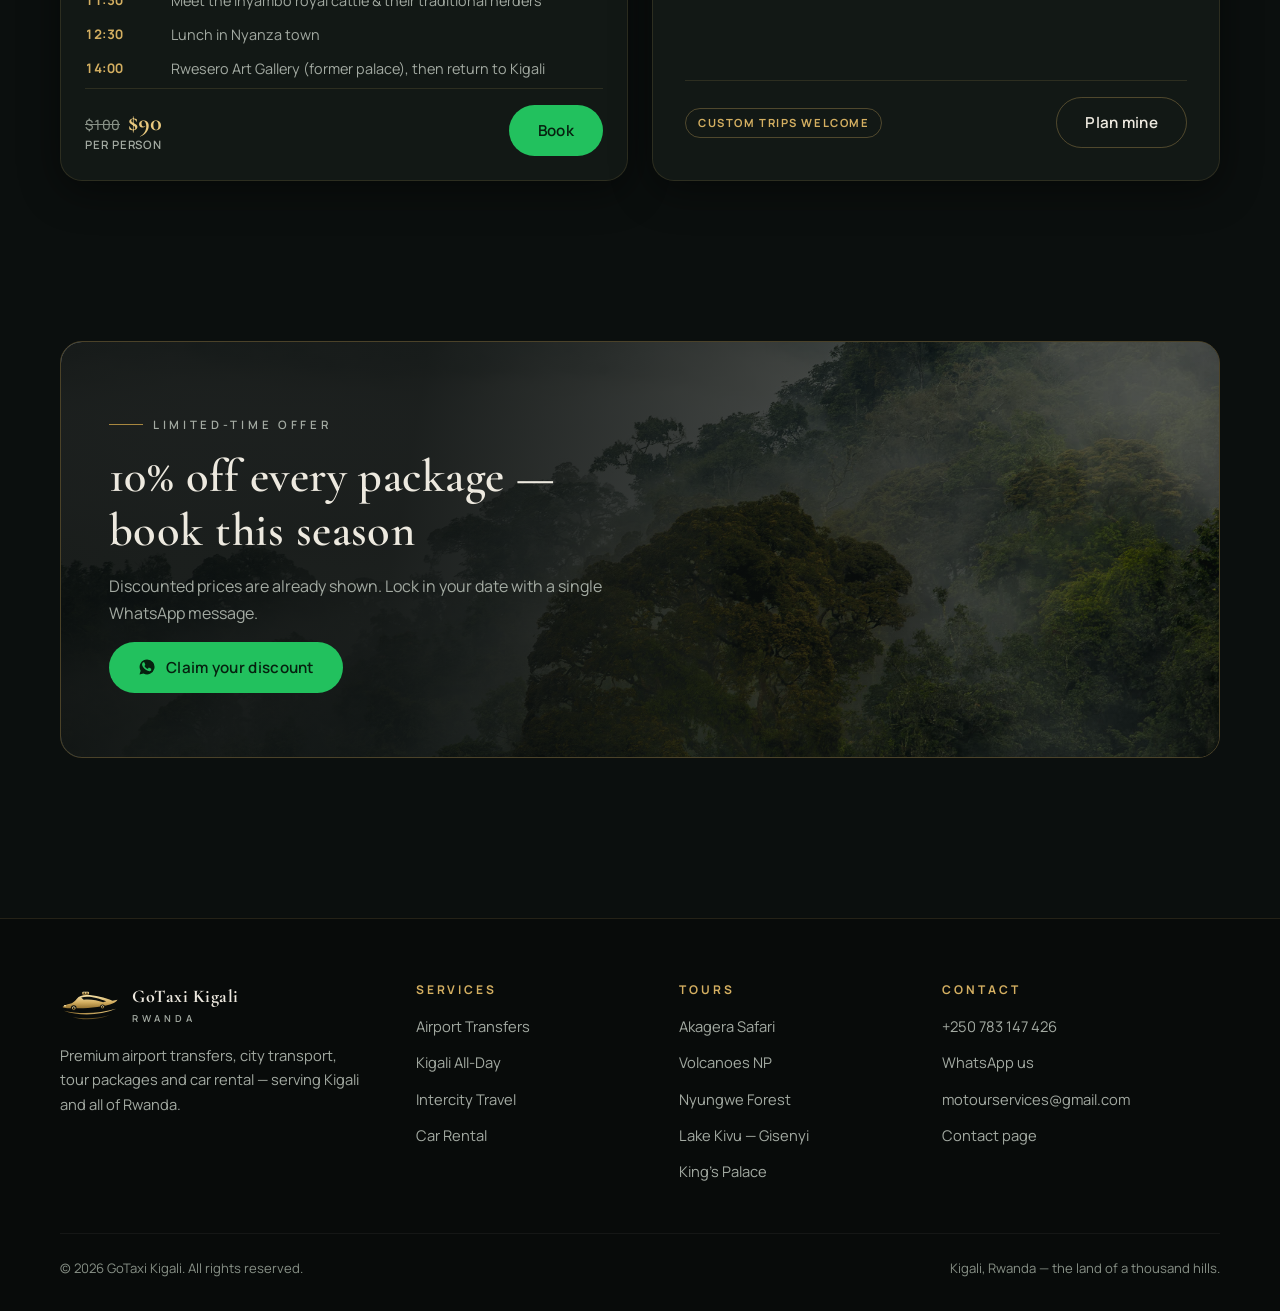
<file: tours.html>
<!DOCTYPE html>
<html lang="en">
<head>
  <!-- Google tag (gtag.js) -->
  <script async src="https://www.googletagmanager.com/gtag/js?id=AW-18301209032"></script>
  <script>
    window.dataLayer = window.dataLayer || [];
    function gtag(){dataLayer.push(arguments);}
    gtag('js', new Date());
    gtag('config', 'AW-18301209032');
  </script>

  <meta charset="UTF-8" />
  <meta name="viewport" content="width=device-width, initial-scale=1" />
  <title>Rwanda Tour Packages from Kigali | GoTaxi Kigali</title>
  <meta name="description" content="Rwanda tour packages with 10% off: Akagera Big Five safari, Volcanoes National Park, Nyungwe rainforest, Lake Kivu Gisenyi and the King's Palace at Nyanza." />
  <link rel="icon" type="image/svg+xml" href="favicon.svg" />
  <meta name="theme-color" content="#0b0f0e" />
  <meta property="og:type" content="website" />
  <meta property="og:site_name" content="GoTaxi Kigali" />
  <meta property="og:title" content="Rwanda Tour Packages — 10% Off — GoTaxi Kigali" />
  <meta property="og:description" content="Akagera Big Five safari, Volcanoes NP, Nyungwe rainforest, Lake Kivu and the King's Palace — private transport included." />
  <meta property="og:image" content="https://gotaxikigali.com/og-image.jpg" />
  <meta property="og:url" content="https://gotaxikigali.com/tours.html" />
  <meta property="og:locale" content="en_US" />
  <meta name="twitter:card" content="summary_large_image" />
  <meta name="twitter:title" content="Rwanda Tour Packages — 10% Off — GoTaxi Kigali" />
  <meta name="twitter:description" content="Akagera Big Five safari, Volcanoes NP, Nyungwe rainforest, Lake Kivu and the King's Palace — private transport included." />
  <meta name="twitter:image" content="https://gotaxikigali.com/og-image.jpg" />
  <link rel="canonical" href="https://gotaxikigali.com/tours.html" />
  <meta name="geo.region" content="RW-01" />
  <meta name="geo.placename" content="Kigali, Rwanda" />
  <meta name="geo.position" content="-1.9441;30.0619" />
  <meta name="ICBM" content="-1.9441, 30.0619" />
  <link rel="preconnect" href="https://fonts.googleapis.com" />
  <link rel="preconnect" href="https://fonts.gstatic.com" crossorigin />
  <link href="https://fonts.googleapis.com/css2?family=Cormorant+Garamond:ital,wght@0,600;0,700;1,600&family=Manrope:wght@400;500;600;700;800&display=swap" rel="stylesheet" />
  <link rel="stylesheet" href="css/style.css?v=2" />
</head>
<body>
  <a class="skip-link" href="#main">Skip to main content</a>

  <header class="nav">
    <div class="container nav-inner">
      <a class="brand" href="index.html" aria-label="GoTaxi Kigali — home">
        <span class="brand-mark" aria-hidden="true">
          <svg viewBox="0 0 96 48" fill="none"><defs><linearGradient id="gcmG" x1="0" y1="0" x2="0" y2="1"><stop offset="0" stop-color="#f6e3ab"/><stop offset="0.55" stop-color="#d4af61"/><stop offset="1" stop-color="#93712f"/></linearGradient><linearGradient id="gcmW" x1="0" y1="0" x2="1" y2="0"><stop offset="0" stop-color="#93712f"/><stop offset="1" stop-color="#e9c87e"/></linearGradient></defs><rect x="35.5" y="2.6" width="11" height="5" rx="1.6" fill="url(#gcmG)"/><rect x="37.8" y="4" width="2.1" height="2.2" fill="#0b0f0e" opacity="0.85"/><rect x="42.1" y="4" width="2.1" height="2.2" fill="#0b0f0e" opacity="0.85"/><path d="M4 27 C7 24.5 11 22.8 16 22 C20 21.4 24 18 27 14 C30 10 36 8 42 8 C56 8 72 12 84 17 L92 15.5 C90 19 86 21.5 80 23 C60 28.5 30 30 12 29 C8 28.7 5 28 4 27 Z" fill="url(#gcmG)"/><path d="M34 12 C40 10.2 48 10.2 58 12.8 C64 14.4 70 16.4 74 18 L69 19.6 C60 16 48 14.2 38 15.4 C36 14.2 35 13 34 12 Z" fill="#0b0f0e"/><circle cx="22" cy="29" r="4.5" fill="#0b0f0e"/><circle cx="22" cy="29" r="2.2" fill="none" stroke="url(#gcmG)" stroke-width="1.5"/><circle cx="68" cy="27" r="4" fill="#0b0f0e"/><circle cx="68" cy="27" r="1.9" fill="none" stroke="url(#gcmG)" stroke-width="1.4"/><ellipse cx="8" cy="25" rx="1.8" ry="1.2" fill="#f6e3ab"/><path d="M6 33 C30 38.5 62 38 90 30 C64 41 30 42 6 33 Z" fill="url(#gcmW)"/><path d="M20 43.5 C40 46.5 62 45.5 80 40 C60 48 36 48.5 20 43.5 Z" fill="#93712f" opacity="0.65"/></svg>
        </span>
        <span>
          <span class="brand-name">GoTaxi Kigali</span>
          <span class="brand-tag">Rwanda</span>
        </span>
      </a>
      <div class="nav-mobile-actions">
        <a class="nav-call-mobile" href="tel:+250783147426" aria-label="Call GoTaxi Kigali for a taxi now">
          <svg viewBox="0 0 24 24" fill="currentColor" aria-hidden="true"><path d="M6.6 10.8c1.4 2.8 3.8 5.1 6.6 6.6l2.2-2.2c.3-.3.7-.4 1-.2 1.1.4 2.4.6 3.6.6.6 0 1 .4 1 1V20c0 .6-.4 1-1 1C10.5 21 3 13.5 3 4c0-.6.4-1 1-1h3.5c.6 0 1 .4 1 1 0 1.3.2 2.5.6 3.6.1.4 0 .8-.2 1l-2.3 2.2Z"/></svg>
        </a>
        <button class="nav-toggle" aria-expanded="false" aria-label="Open menu">
          <svg viewBox="0 0 24 24" fill="none" stroke="currentColor" stroke-width="2" stroke-linecap="round"><line x1="4" y1="7" x2="20" y2="7"/><line x1="4" y1="12" x2="20" y2="12"/><line x1="4" y1="17" x2="20" y2="17"/></svg>
        </button>
      </div>
      <ul class="nav-links">
        <li><a href="index.html">Home</a></li>
        <li><a href="transport.html">Transport</a></li>
        <li><a href="tours.html" aria-current="page">Tour Packages</a></li>
        <li><a href="car-rental.html">Car Rental</a></li>
        <li><a href="contact.html">Contact</a></li>
        <li class="nav-call-li">
          <a class="nav-call" href="tel:+250783147426">
            <span class="nav-call-ic"><svg viewBox="0 0 24 24" fill="currentColor" aria-hidden="true"><path d="M6.6 10.8c1.4 2.8 3.8 5.1 6.6 6.6l2.2-2.2c.3-.3.7-.4 1-.2 1.1.4 2.4.6 3.6.6.6 0 1 .4 1 1V20c0 .6-.4 1-1 1C10.5 21 3 13.5 3 4c0-.6.4-1 1-1h3.5c.6 0 1 .4 1 1 0 1.3.2 2.5.6 3.6.1.4 0 .8-.2 1l-2.3 2.2Z"/></svg></span>
            <span class="nav-call-txt">
              <span class="nav-call-label">Call a taxi now</span>
              <span class="nav-call-num">+250 783 147 426</span>
            </span>
          </a>
        </li>
        <li class="nav-cta">
          <a class="btn btn-gold" href="https://wa.me/250783147426?text=Hello%20GoTaxi%20Kigali%2C%20I%20would%20like%20to%20book%20a%20tour%20package." target="_blank" rel="noopener">Book Now</a>
        </li>
      </ul>
    </div>
  </header>

  <main id="main">

    <!-- ============ PAGE HERO ============ -->
    <section class="page-hero">
      <div class="hero-media" aria-hidden="true">
        <img src="gorillacoverphoto.jpg" alt="" />
        <div class="hero-scrim"></div>
      </div>
      <div class="container hero-content">
        <p class="eyebrow">Tour Packages · 10% off all experiences</p>
        <h1>Rwanda, <span>remarkably close</span></h1>
        <p class="hero-lede">Five signature journeys — savannah safaris, ancient rainforests, volcano country, lakeside calm and royal heritage. Private transport, expert driver-guides, effortless booking.</p>
      </div>
    </section>

    <!-- ============ TOURS + FILTER ============ -->
    <section class="section">
      <div class="container">
        <div class="filter-bar reveal" role="group" aria-label="Filter tour packages">
          <button class="filter-pill" data-filter="all" aria-pressed="true">All</button>
          <button class="filter-pill" data-filter="parks" aria-pressed="false">National Parks</button>
          <button class="filter-pill" data-filter="lakes" aria-pressed="false">Lakes &amp; Leisure</button>
          <button class="filter-pill" data-filter="culture" aria-pressed="false">Culture &amp; Heritage</button>
          <span class="filter-count" aria-live="polite">5 experiences</span>
        </div>

        <div class="grid grid-2">

          <!-- AKAGERA -->
          <article class="card reveal" id="akagera" data-category="parks">
            <span class="sticker"><svg viewBox="0 0 24 24" fill="none" stroke="currentColor" stroke-width="2.4" stroke-linecap="round" stroke-linejoin="round" aria-hidden="true"><path d="M12 2 3 7v10l9 5 9-5V7l-9-5Z"/></svg>10% OFF</span>
            <div class="card-media">
              <img src="akageranp.jpg" alt="Giraffes on the open savannah of Akagera National Park" loading="lazy" />
            </div>
            <div class="card-body">
              <span class="badge">Full-day safari · Eastern Province</span>
              <h3>Akagera National Park</h3>
              <p class="desc">Rwanda's only Big Five park — lions, leopards, elephants, rhinos and buffalo roam a landscape of lakes, papyrus swamps and rolling savannah just 2.5 hours from Kigali.</p>
              <ul class="itinerary">
                <li><span class="time">05:30</span>Private pickup from your Kigali hotel; scenic drive east</li>
                <li><span class="time">08:00</span>Enter through the south gate — morning game drive (lions, elephants, giraffes, zebras)</li>
                <li><span class="time">12:30</span>Picnic lunch overlooking Lake Ihema</li>
                <li><span class="time">14:00</span>Optional boat safari among hippos &amp; crocodiles (bookable on request)</li>
                <li><span class="time">16:00</span>Afternoon drive toward the northern plains — best rhino territory</li>
                <li><span class="time">19:30</span>Return to Kigali</li>
              </ul>
              <div class="card-foot">
                <div class="price"><span class="price-was">$350</span>$315<small>per person</small></div>
                <a class="btn btn-whatsapp route-book" href="https://wa.me/250783147426?text=Hello%20GoTaxi%20Kigali%2C%20I%20would%20like%20to%20book%20the%20Akagera%20National%20Park%20safari%20(%24315%20pp%20with%2010%25%20off).%20Date%3A%20___%20People%3A%20___" target="_blank" rel="noopener">Book</a>
              </div>
            </div>
          </article>

          <!-- VOLCANOES -->
          <article class="card reveal" id="volcanoes" data-category="parks">
            <span class="sticker"><svg viewBox="0 0 24 24" fill="none" stroke="currentColor" stroke-width="2.4" stroke-linecap="round" stroke-linejoin="round" aria-hidden="true"><path d="M12 2 3 7v10l9 5 9-5V7l-9-5Z"/></svg>10% OFF</span>
            <div class="card-media">
              <img src="volcanoesNP.jpg" alt="Virunga volcano peaks in Volcanoes National Park" loading="lazy" />
            </div>
            <div class="card-body">
              <span class="badge">Full-day tour · Northern Province</span>
              <h3>Volcanoes National Park</h3>
              <p class="desc">The realm of the mountain gorilla. Explore Musanze and the foothills of the five Virunga volcanoes — with golden monkey treks, Dian Fossey's legacy and the Twin Lakes nearby.</p>
              <ul class="itinerary">
                <li><span class="time">06:00</span>Depart Kigali; highland drive to Musanze (±2 hrs)</li>
                <li><span class="time">08:30</span>Park briefing at Kinigi headquarters</li>
                <li><span class="time">09:00</span>Guided experience: golden monkey trek or Buhanga eco-park walk (gorilla permits arranged separately on request)</li>
                <li><span class="time">13:00</span>Lunch in Musanze town</li>
                <li><span class="time">14:30</span>Twin Lakes Burera &amp; Ruhondo viewpoint, or Musanze caves tour</li>
                <li><span class="time">18:30</span>Return to Kigali</li>
              </ul>
              <div class="card-foot">
                <div class="price"><span class="price-was">$300</span>$270<small>per person</small></div>
                <a class="btn btn-whatsapp route-book" href="https://wa.me/250783147426?text=Hello%20GoTaxi%20Kigali%2C%20I%20would%20like%20to%20book%20the%20Volcanoes%20National%20Park%20tour%20(%24270%20pp%20with%2010%25%20off).%20Date%3A%20___%20People%3A%20___" target="_blank" rel="noopener">Book</a>
              </div>
            </div>
          </article>

          <!-- NYUNGWE -->
          <article class="card reveal" id="nyungwe" data-category="parks">
            <span class="sticker"><svg viewBox="0 0 24 24" fill="none" stroke="currentColor" stroke-width="2.4" stroke-linecap="round" stroke-linejoin="round" aria-hidden="true"><path d="M12 2 3 7v10l9 5 9-5V7l-9-5Z"/></svg>10% OFF</span>
            <div class="card-media">
              <img src="nyungwenp.jpg" alt="Suspended canopy walkway above Nyungwe rainforest" loading="lazy" />
            </div>
            <div class="card-body">
              <span class="badge">Full-day tour · Southern Province</span>
              <h3>Nyungwe National Park</h3>
              <p class="desc">One of Africa's oldest montane rainforests and a UNESCO World Heritage Site — home to chimpanzees, 13 primate species and East Africa's only canopy walkway, 60 metres above the forest floor.</p>
              <ul class="itinerary">
                <li><span class="time">05:00</span>Early departure from Kigali through tea country (±5 hrs, with scenic stops)</li>
                <li><span class="time">10:30</span>Igishigishigi trail &amp; the famous Canopy Walkway</li>
                <li><span class="time">13:00</span>Lunch near Gisakura tea estate</li>
                <li><span class="time">14:30</span>Waterfall trail or colobus monkey tracking (chimp trekking available with overnight option)</li>
                <li><span class="time">16:30</span>Return drive — or extend to an overnight stay on request</li>
              </ul>
              <div class="card-foot">
                <div class="price"><span class="price-was">$300</span>$270<small>per person</small></div>
                <a class="btn btn-whatsapp route-book" href="https://wa.me/250783147426?text=Hello%20GoTaxi%20Kigali%2C%20I%20would%20like%20to%20book%20the%20Nyungwe%20National%20Park%20tour%20(%24270%20pp%20with%2010%25%20off).%20Date%3A%20___%20People%3A%20___" target="_blank" rel="noopener">Book</a>
              </div>
            </div>
          </article>

          <!-- GISENYI -->
          <article class="card reveal" id="gisenyi" data-category="lakes">
            <span class="sticker"><svg viewBox="0 0 24 24" fill="none" stroke="currentColor" stroke-width="2.4" stroke-linecap="round" stroke-linejoin="round" aria-hidden="true"><path d="M12 2 3 7v10l9 5 9-5V7l-9-5Z"/></svg>10% OFF</span>
            <div class="card-media">
              <img src="gisenyiphoto.jpg" alt="Lake Kivu shoreline at Gisenyi with palm-lined beach" loading="lazy" />
            </div>
            <div class="card-body">
              <span class="badge">Full-day escape · Lake Kivu</span>
              <h3>Gisenyi — Lake Kivu</h3>
              <p class="desc">Rwanda's riviera. Sandy beaches, the Rubona peninsula, lakeside coffee and one of the Great Lakes' most beautiful sunsets — a complete change of pace from the capital.</p>
              <ul class="itinerary">
                <li><span class="time">06:30</span>Depart Kigali; ridge-top views over a thousand hills (±3.5 hrs)</li>
                <li><span class="time">10:30</span>Gisenyi public beach &amp; waterfront promenade</li>
                <li><span class="time">12:30</span>Fresh fish lunch on the lakeshore</li>
                <li><span class="time">14:00</span>Boat ride on Lake Kivu &amp; Rubona hot springs</li>
                <li><span class="time">16:00</span>Coffee-washing station visit, then sunset by the water</li>
                <li><span class="time">17:30</span>Return — or stay overnight and we collect you the next day</li>
              </ul>
              <div class="card-foot">
                <div class="price"><span class="price-was">$250</span>$225<small>per person</small></div>
                <a class="btn btn-whatsapp route-book" href="https://wa.me/250783147426?text=Hello%20GoTaxi%20Kigali%2C%20I%20would%20like%20to%20book%20the%20Gisenyi%20Lake%20Kivu%20tour%20(%24225%20pp%20with%2010%25%20off).%20Date%3A%20___%20People%3A%20___" target="_blank" rel="noopener">Book</a>
              </div>
            </div>
          </article>

          <!-- KING'S PALACE -->
          <article class="card reveal" id="palace" data-category="culture">
            <span class="sticker"><svg viewBox="0 0 24 24" fill="none" stroke="currentColor" stroke-width="2.4" stroke-linecap="round" stroke-linejoin="round" aria-hidden="true"><path d="M12 2 3 7v10l9 5 9-5V7l-9-5Z"/></svg>10% OFF</span>
            <div class="card-media">
              <img src="palacephoto.jpg" alt="Traditional royal hut at the King's Palace Museum, Nyanza" loading="lazy" />
            </div>
            <div class="card-body">
              <span class="badge">Half-day heritage · Nyanza</span>
              <h3>King's Palace Museum</h3>
              <p class="desc">Step into pre-colonial Rwanda at Nyanza — the reconstructed royal residence, the modern palace of King Mutara III Rudahigwa, and the sacred Inyambo long-horned cattle with their singing keepers.</p>
              <ul class="itinerary">
                <li><span class="time">08:00</span>Pickup in Kigali; southern drive through the hills (±2 hrs)</li>
                <li><span class="time">10:00</span>Guided tour of the traditional thatched royal palace</li>
                <li><span class="time">11:30</span>Meet the Inyambo royal cattle &amp; their traditional herders</li>
                <li><span class="time">12:30</span>Lunch in Nyanza town</li>
                <li><span class="time">14:00</span>Rwesero Art Gallery (former palace), then return to Kigali</li>
              </ul>
              <div class="card-foot">
                <div class="price"><span class="price-was">$100</span>$90<small>per person</small></div>
                <a class="btn btn-whatsapp route-book" href="https://wa.me/250783147426?text=Hello%20GoTaxi%20Kigali%2C%20I%20would%20like%20to%20book%20the%20King's%20Palace%20Museum%20tour%20(%2490%20pp%20with%2010%25%20off).%20Date%3A%20___%20People%3A%20___" target="_blank" rel="noopener">Book</a>
              </div>
            </div>
          </article>

          <!-- WHAT'S INCLUDED (info card) -->
          <article class="card reveal" data-category-static>
            <div class="card-body" style="padding: var(--space-5);">
              <p class="eyebrow">Good to know</p>
              <h3>Every package includes</h3>
              <ul class="ticks" style="margin-top: 8px;">
                <li><svg viewBox="0 0 24 24" fill="none" stroke="currentColor" stroke-width="2.4" stroke-linecap="round" stroke-linejoin="round"><path d="M20 6 9 17l-5-5"/></svg>Private 4×4 or SUV transport from/to your Kigali address</li>
                <li><svg viewBox="0 0 24 24" fill="none" stroke="currentColor" stroke-width="2.4" stroke-linecap="round" stroke-linejoin="round"><path d="M20 6 9 17l-5-5"/></svg>English- and Kinyarwanda-speaking driver-guide</li>
                <li><svg viewBox="0 0 24 24" fill="none" stroke="currentColor" stroke-width="2.4" stroke-linecap="round" stroke-linejoin="round"><path d="M20 6 9 17l-5-5"/></svg>Fuel, bottled water and all vehicle costs</li>
                <li><svg viewBox="0 0 24 24" fill="none" stroke="currentColor" stroke-width="2.4" stroke-linecap="round" stroke-linejoin="round"><path d="M20 6 9 17l-5-5"/></svg>Flexible itinerary — tell us what to add or skip</li>
              </ul>
              <p class="muted" style="font-size: 0.85rem; margin-top: 16px;">
                Park entry fees, meals and activity permits (e.g. gorilla trekking, chimp permits, boat safaris) are payable separately at official RDB rates — we're happy to arrange them for you. Prices are per person; group discounts available for 4+ travellers.
              </p>
              <div class="card-foot" style="margin-top:auto;">
                <span class="badge">Custom trips welcome</span>
                <a class="btn btn-ghost route-book" href="https://wa.me/250783147426?text=Hello%20GoTaxi%20Kigali%2C%20I%20would%20like%20a%20custom%20tour%20itinerary%3A" target="_blank" rel="noopener">Plan mine</a>
              </div>
            </div>
          </article>

        </div>
      </div>
    </section>

    <!-- ============ CTA ============ -->
    <section class="section-tight">
      <div class="container">
        <div class="cta-band reveal">
          <div class="cta-band-bg" aria-hidden="true">
            <img src="rwandanature.jpg" alt="" loading="lazy" />
          </div>
          <div class="cta-band-inner">
            <p class="eyebrow">Limited-time offer</p>
            <h2>10% off every package — book this season</h2>
            <p>Discounted prices are already shown. Lock in your date with a single WhatsApp message.</p>
            <a class="btn btn-whatsapp" href="https://wa.me/250783147426?text=Hello%20GoTaxi%20Kigali%2C%20I%20would%20like%20to%20book%20a%20tour%20package%20with%20the%2010%25%20discount." target="_blank" rel="noopener">
              <svg viewBox="0 0 24 24" fill="currentColor" aria-hidden="true"><path d="M12.04 2a9.9 9.9 0 0 0-8.5 14.9L2 22l5.25-1.5A9.9 9.9 0 1 0 12.04 2Zm5.8 14.1c-.25.7-1.45 1.35-2 1.4-.55.1-1.2.15-1.95-.1-.45-.15-1.05-.35-1.8-.65-3.15-1.35-5.2-4.55-5.35-4.75-.15-.2-1.3-1.7-1.3-3.25s.8-2.3 1.1-2.6c.3-.3.65-.4.85-.4h.6c.2 0 .45-.05.7.55.25.65.9 2.2.95 2.35.1.15.1.35 0 .55-.1.2-.15.35-.3.5l-.45.55c-.15.15-.3.3-.15.6.15.3.75 1.25 1.6 2 1.1 1 2 1.3 2.3 1.45.3.15.5.1.65-.1.2-.2.75-.85.95-1.15.2-.3.4-.25.65-.15.3.1 1.8.85 2.1 1 .3.15.5.25.6.35.05.15.05.7-.15 1.4Z"/></svg>
              Claim your discount
            </a>
          </div>
        </div>
      </div>
    </section>
  </main>

  <footer class="footer">
    <div class="container">
      <div class="footer-grid">
        <div>
          <a class="brand" href="index.html" style="margin-bottom: 16px;">
            <span class="brand-mark" aria-hidden="true">
              <svg viewBox="0 0 96 48" fill="none"><defs><linearGradient id="gcmG" x1="0" y1="0" x2="0" y2="1"><stop offset="0" stop-color="#f6e3ab"/><stop offset="0.55" stop-color="#d4af61"/><stop offset="1" stop-color="#93712f"/></linearGradient><linearGradient id="gcmW" x1="0" y1="0" x2="1" y2="0"><stop offset="0" stop-color="#93712f"/><stop offset="1" stop-color="#e9c87e"/></linearGradient></defs><rect x="35.5" y="2.6" width="11" height="5" rx="1.6" fill="url(#gcmG)"/><rect x="37.8" y="4" width="2.1" height="2.2" fill="#0b0f0e" opacity="0.85"/><rect x="42.1" y="4" width="2.1" height="2.2" fill="#0b0f0e" opacity="0.85"/><path d="M4 27 C7 24.5 11 22.8 16 22 C20 21.4 24 18 27 14 C30 10 36 8 42 8 C56 8 72 12 84 17 L92 15.5 C90 19 86 21.5 80 23 C60 28.5 30 30 12 29 C8 28.7 5 28 4 27 Z" fill="url(#gcmG)"/><path d="M34 12 C40 10.2 48 10.2 58 12.8 C64 14.4 70 16.4 74 18 L69 19.6 C60 16 48 14.2 38 15.4 C36 14.2 35 13 34 12 Z" fill="#0b0f0e"/><circle cx="22" cy="29" r="4.5" fill="#0b0f0e"/><circle cx="22" cy="29" r="2.2" fill="none" stroke="url(#gcmG)" stroke-width="1.5"/><circle cx="68" cy="27" r="4" fill="#0b0f0e"/><circle cx="68" cy="27" r="1.9" fill="none" stroke="url(#gcmG)" stroke-width="1.4"/><ellipse cx="8" cy="25" rx="1.8" ry="1.2" fill="#f6e3ab"/><path d="M6 33 C30 38.5 62 38 90 30 C64 41 30 42 6 33 Z" fill="url(#gcmW)"/><path d="M20 43.5 C40 46.5 62 45.5 80 40 C60 48 36 48.5 20 43.5 Z" fill="#93712f" opacity="0.65"/></svg>
            </span>
            <span>
              <span class="brand-name">GoTaxi Kigali</span>
              <span class="brand-tag">Rwanda</span>
            </span>
          </a>
          <p class="about">Premium airport transfers, city transport, tour packages and car rental — serving Kigali and all of Rwanda.</p>
        </div>
        <div>
          <h4>Services</h4>
          <ul>
            <li><a href="transport.html">Airport Transfers</a></li>
            <li><a href="transport.html#allday">Kigali All-Day</a></li>
            <li><a href="transport.html#intercity">Intercity Travel</a></li>
            <li><a href="car-rental.html">Car Rental</a></li>
          </ul>
        </div>
        <div>
          <h4>Tours</h4>
          <ul>
            <li><a href="tours.html#akagera">Akagera Safari</a></li>
            <li><a href="tours.html#volcanoes">Volcanoes NP</a></li>
            <li><a href="tours.html#nyungwe">Nyungwe Forest</a></li>
            <li><a href="tours.html#gisenyi">Lake Kivu — Gisenyi</a></li>
            <li><a href="tours.html#palace">King's Palace</a></li>
          </ul>
        </div>
        <div>
          <h4>Contact</h4>
          <ul>
            <li><a href="tel:+250783147426">+250 783 147 426</a></li>
            <li><a href="https://wa.me/250783147426" target="_blank" rel="noopener">WhatsApp us</a></li>
            <li><a href="mailto:motourservices@gmail.com">motourservices@gmail.com</a></li>
            <li><a href="contact.html">Contact page</a></li>
          </ul>
        </div>
      </div>
      <div class="footer-bottom">
        <span>© <span id="year">2026</span> GoTaxi Kigali. All rights reserved.</span>
        <span>Kigali, Rwanda — the land of a thousand hills.</span>
      </div>
    </div>
  </footer>

  <a class="wa-float" href="https://wa.me/250783147426?text=Hello%20GoTaxi%20Kigali%2C%20I%20would%20like%20to%20book%20a%20taxi%20for%20a%20ride%20in%20Kigali.%20Pickup%20location%3A%20___%20Destination%3A%20___%20Time%3A%20___" target="_blank" rel="noopener" aria-label="Chat with us on WhatsApp">
    <svg viewBox="0 0 24 24" fill="currentColor" aria-hidden="true"><path d="M12.04 2a9.9 9.9 0 0 0-8.5 14.9L2 22l5.25-1.5A9.9 9.9 0 1 0 12.04 2Zm5.8 14.1c-.25.7-1.45 1.35-2 1.4-.55.1-1.2.15-1.95-.1-.45-.15-1.05-.35-1.8-.65-3.15-1.35-5.2-4.55-5.35-4.75-.15-.2-1.3-1.7-1.3-3.25s.8-2.3 1.1-2.6c.3-.3.65-.4.85-.4h.6c.2 0 .45-.05.7.55.25.65.9 2.2.95 2.35.1.15.1.35 0 .55-.1.2-.15.35-.3.5l-.45.55c-.15.15-.3.3-.15.6.15.3.75 1.25 1.6 2 1.1 1 2 1.3 2.3 1.45.3.15.5.1.65-.1.2-.2.75-.85.95-1.15.2-.3.4-.25.65-.15.3.1 1.8.85 2.1 1 .3.15.5.25.6.35.05.15.05.7-.15 1.4Z"/></svg>
  </a>

  <script src="js/main.js?v=2"></script>
</body>
</html>
</file>
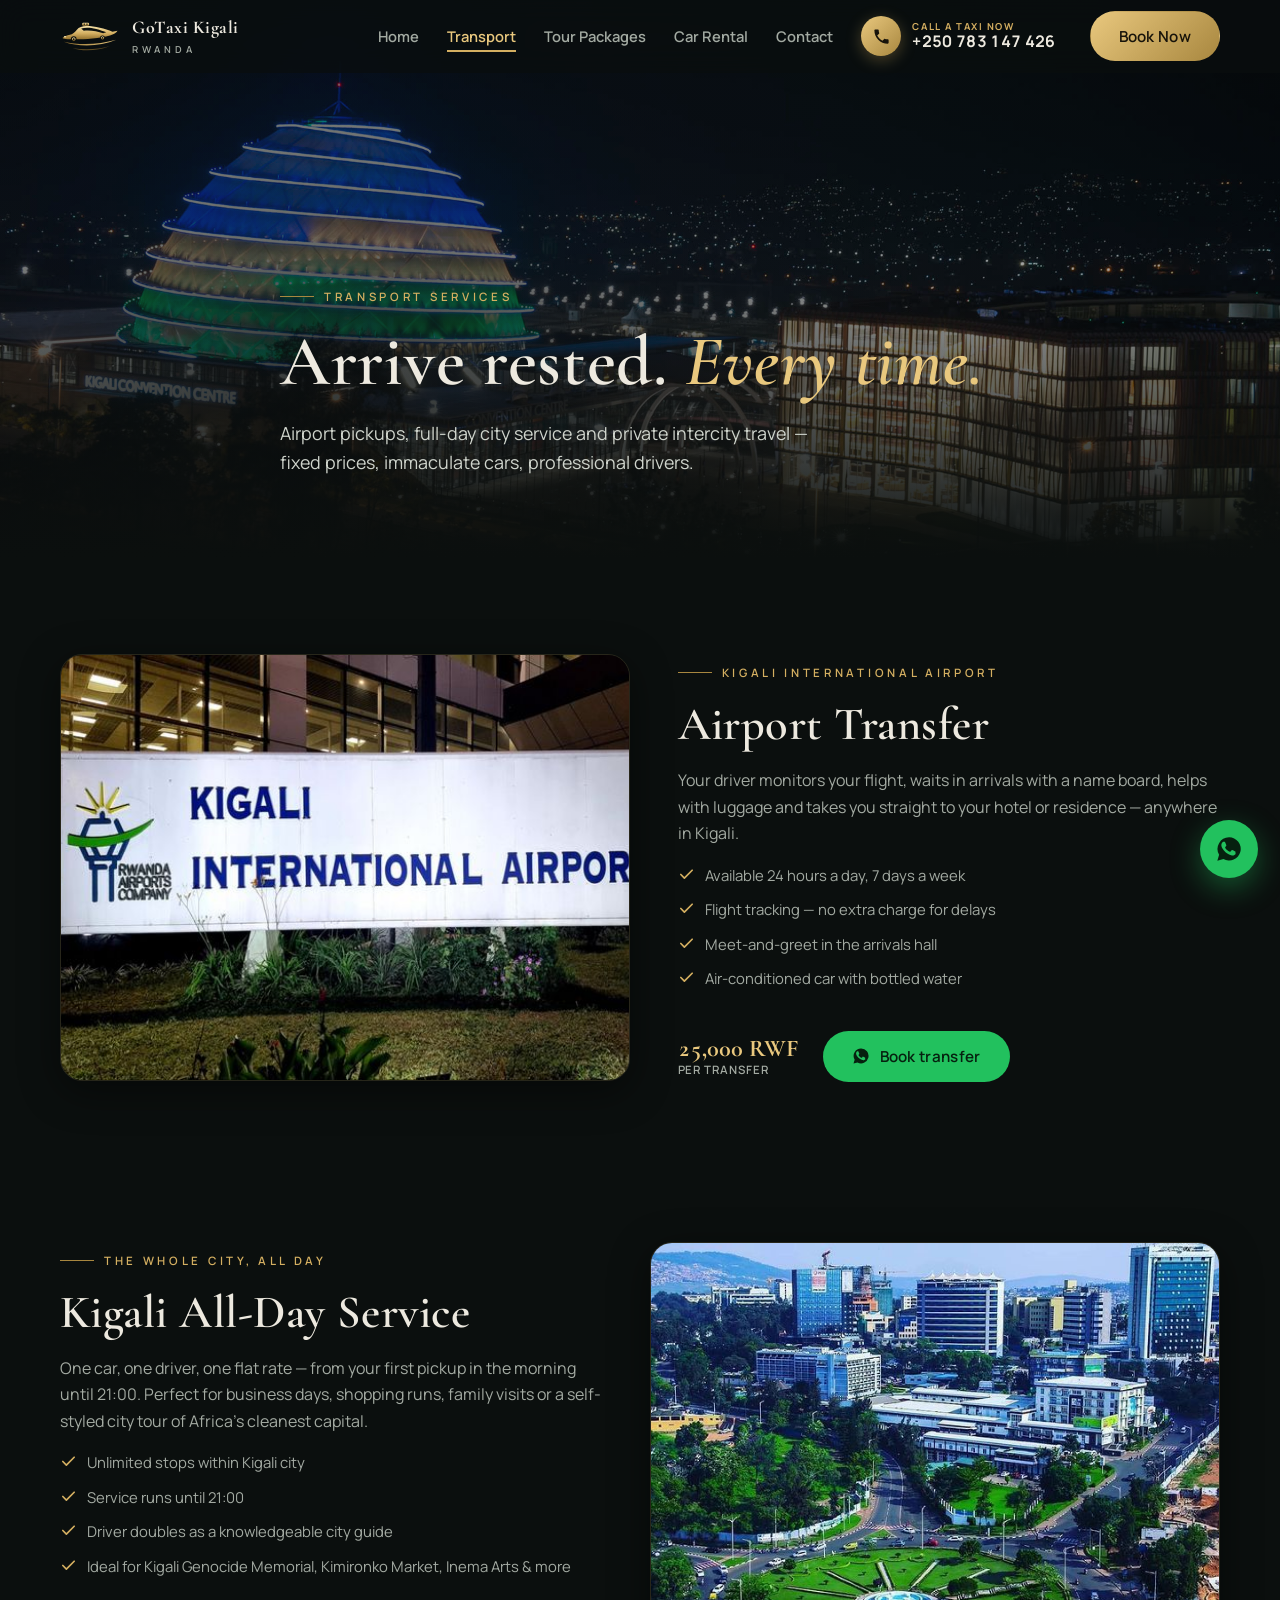
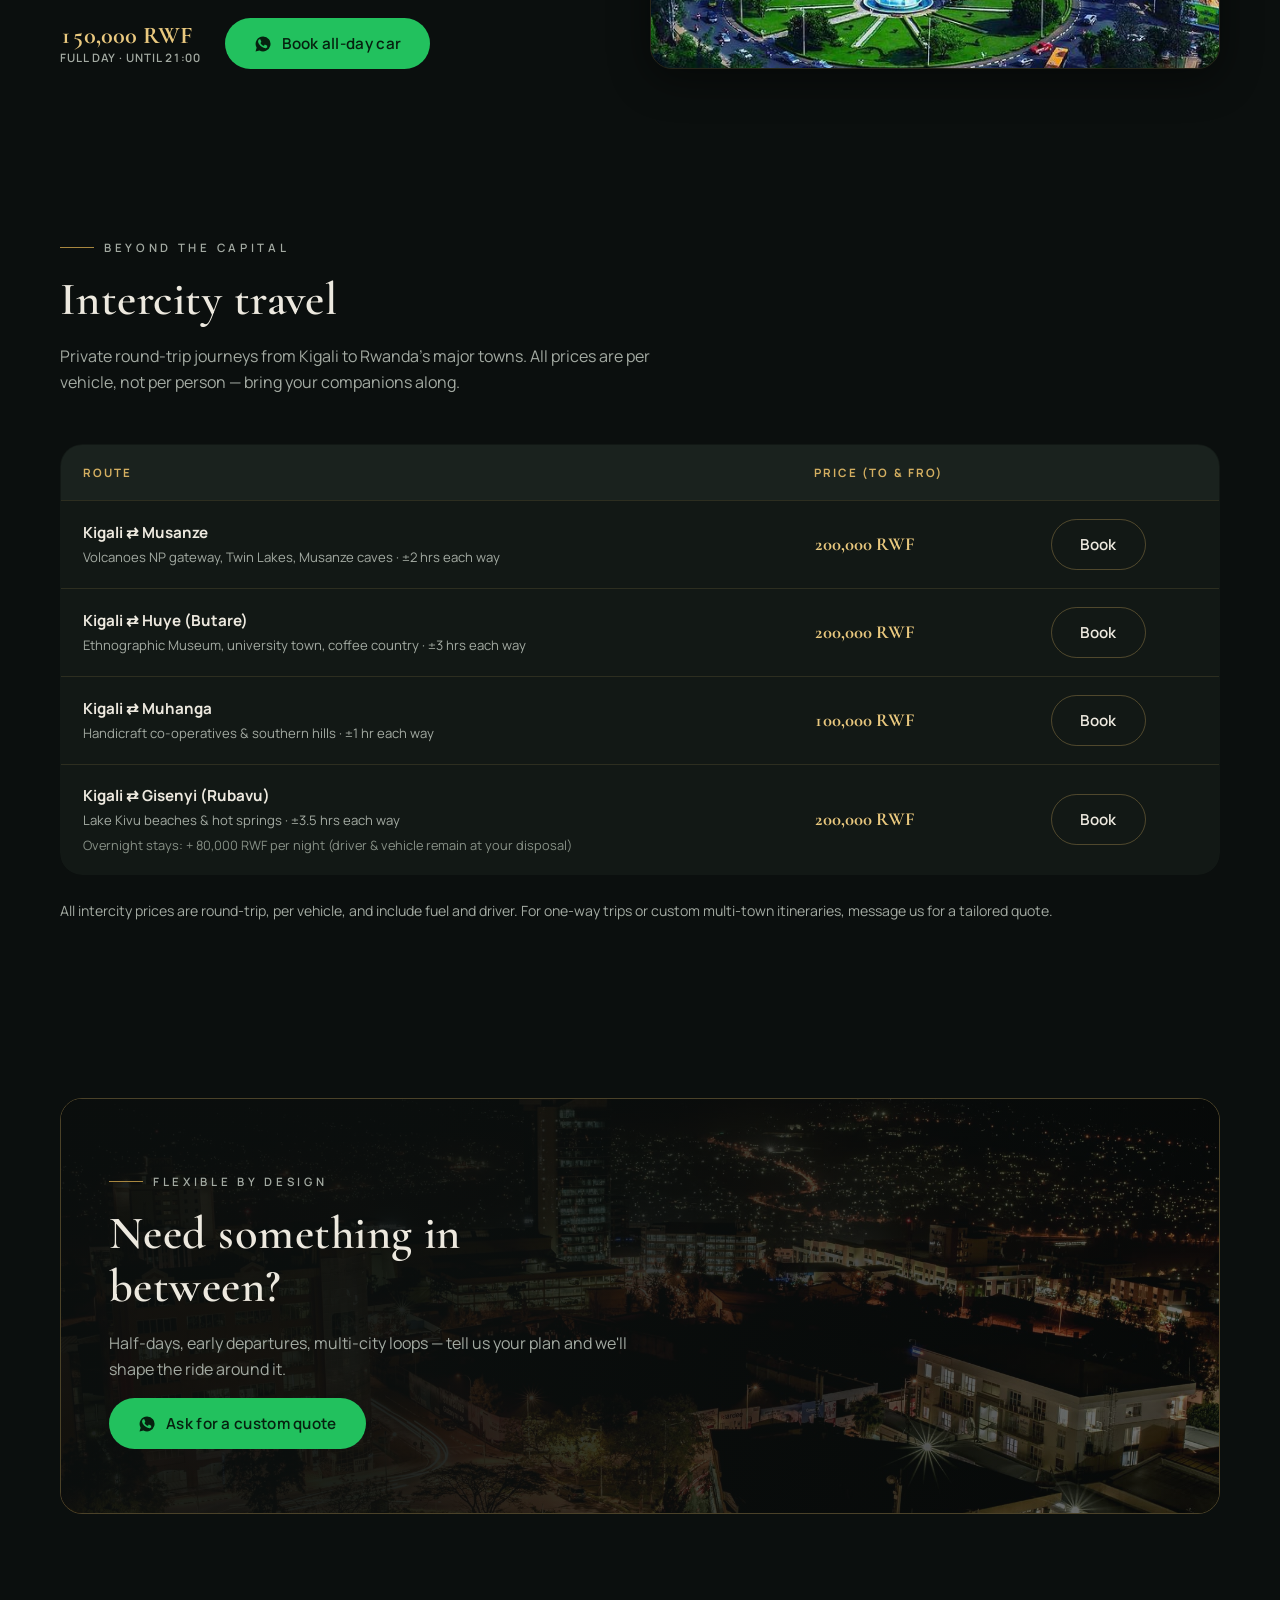
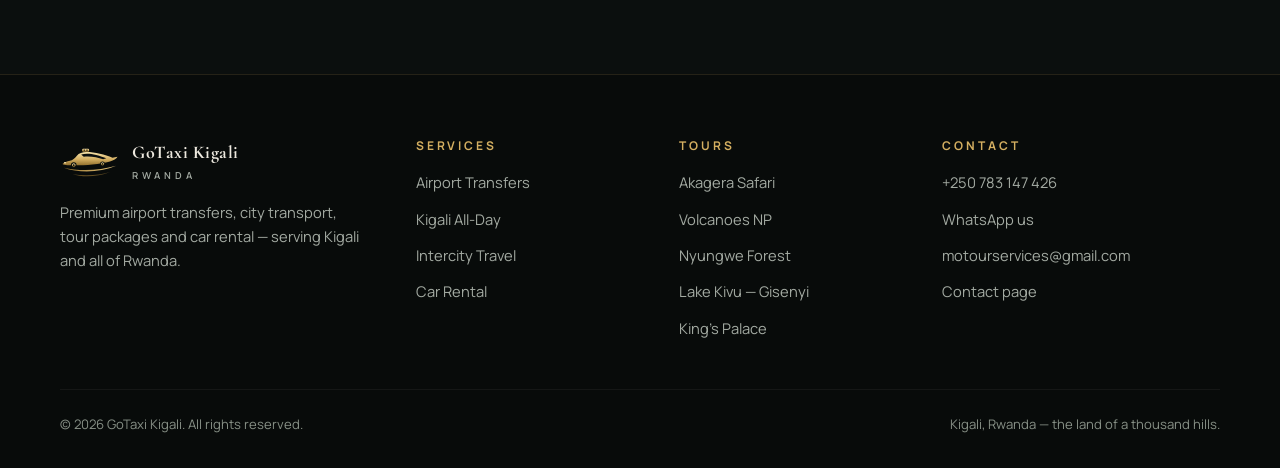
<file: transport.html>
<!DOCTYPE html>
<html lang="en">
<head>
  <!-- Google tag (gtag.js) -->
  <script async src="https://www.googletagmanager.com/gtag/js?id=AW-18301209032"></script>
  <script>
    window.dataLayer = window.dataLayer || [];
    function gtag(){dataLayer.push(arguments);}
    gtag('js', new Date());
    gtag('config', 'AW-18301209032');
  </script>

  <meta charset="UTF-8" />
  <meta name="viewport" content="width=device-width, initial-scale=1" />
  <title>Kigali Airport Transfers & City Transport | GoTaxi Kigali</title>
  <meta name="description" content="Airport transfers from 25,000 RWF, all-day Kigali transport until 21:00, and private intercity travel to Musanze, Huye, Muhanga and Gisenyi. Book on WhatsApp." />
  <link rel="icon" type="image/svg+xml" href="favicon.svg" />
  <meta name="theme-color" content="#0b0f0e" />
  <meta property="og:type" content="website" />
  <meta property="og:site_name" content="GoTaxi Kigali" />
  <meta property="og:title" content="Transport Services — GoTaxi Kigali" />
  <meta property="og:description" content="Airport transfers 25,000 RWF, all-day Kigali service and private intercity travel across Rwanda. Book on WhatsApp." />
  <meta property="og:image" content="https://gotaxikigali.com/og-image.jpg" />
  <meta property="og:url" content="https://gotaxikigali.com/transport.html" />
  <meta property="og:locale" content="en_US" />
  <meta name="twitter:card" content="summary_large_image" />
  <meta name="twitter:title" content="Kigali Airport Transfers & City Transport | GoTaxi Kigali" />
  <meta name="twitter:description" content="Airport transfers 25,000 RWF, all-day Kigali service and private intercity travel across Rwanda. Book on WhatsApp." />
  <meta name="twitter:image" content="https://gotaxikigali.com/og-image.jpg" />
  <link rel="canonical" href="https://gotaxikigali.com/transport.html" />
  <meta name="geo.region" content="RW-01" />
  <meta name="geo.placename" content="Kigali, Rwanda" />
  <meta name="geo.position" content="-1.9441;30.0619" />
  <meta name="ICBM" content="-1.9441, 30.0619" />
  <link rel="preconnect" href="https://fonts.googleapis.com" />
  <link rel="preconnect" href="https://fonts.gstatic.com" crossorigin />
  <link href="https://fonts.googleapis.com/css2?family=Cormorant+Garamond:ital,wght@0,600;0,700;1,600&family=Manrope:wght@400;500;600;700;800&display=swap" rel="stylesheet" />
  <link rel="stylesheet" href="css/style.css?v=2" />
</head>
<body>
  <a class="skip-link" href="#main">Skip to main content</a>

  <header class="nav">
    <div class="container nav-inner">
      <a class="brand" href="index.html" aria-label="GoTaxi Kigali — home">
        <span class="brand-mark" aria-hidden="true">
          <svg viewBox="0 0 96 48" fill="none"><defs><linearGradient id="gcmG" x1="0" y1="0" x2="0" y2="1"><stop offset="0" stop-color="#f6e3ab"/><stop offset="0.55" stop-color="#d4af61"/><stop offset="1" stop-color="#93712f"/></linearGradient><linearGradient id="gcmW" x1="0" y1="0" x2="1" y2="0"><stop offset="0" stop-color="#93712f"/><stop offset="1" stop-color="#e9c87e"/></linearGradient></defs><rect x="35.5" y="2.6" width="11" height="5" rx="1.6" fill="url(#gcmG)"/><rect x="37.8" y="4" width="2.1" height="2.2" fill="#0b0f0e" opacity="0.85"/><rect x="42.1" y="4" width="2.1" height="2.2" fill="#0b0f0e" opacity="0.85"/><path d="M4 27 C7 24.5 11 22.8 16 22 C20 21.4 24 18 27 14 C30 10 36 8 42 8 C56 8 72 12 84 17 L92 15.5 C90 19 86 21.5 80 23 C60 28.5 30 30 12 29 C8 28.7 5 28 4 27 Z" fill="url(#gcmG)"/><path d="M34 12 C40 10.2 48 10.2 58 12.8 C64 14.4 70 16.4 74 18 L69 19.6 C60 16 48 14.2 38 15.4 C36 14.2 35 13 34 12 Z" fill="#0b0f0e"/><circle cx="22" cy="29" r="4.5" fill="#0b0f0e"/><circle cx="22" cy="29" r="2.2" fill="none" stroke="url(#gcmG)" stroke-width="1.5"/><circle cx="68" cy="27" r="4" fill="#0b0f0e"/><circle cx="68" cy="27" r="1.9" fill="none" stroke="url(#gcmG)" stroke-width="1.4"/><ellipse cx="8" cy="25" rx="1.8" ry="1.2" fill="#f6e3ab"/><path d="M6 33 C30 38.5 62 38 90 30 C64 41 30 42 6 33 Z" fill="url(#gcmW)"/><path d="M20 43.5 C40 46.5 62 45.5 80 40 C60 48 36 48.5 20 43.5 Z" fill="#93712f" opacity="0.65"/></svg>
        </span>
        <span>
          <span class="brand-name">GoTaxi Kigali</span>
          <span class="brand-tag">Rwanda</span>
        </span>
      </a>
      <div class="nav-mobile-actions">
        <a class="nav-call-mobile" href="tel:+250783147426" aria-label="Call GoTaxi Kigali for a taxi now">
          <svg viewBox="0 0 24 24" fill="currentColor" aria-hidden="true"><path d="M6.6 10.8c1.4 2.8 3.8 5.1 6.6 6.6l2.2-2.2c.3-.3.7-.4 1-.2 1.1.4 2.4.6 3.6.6.6 0 1 .4 1 1V20c0 .6-.4 1-1 1C10.5 21 3 13.5 3 4c0-.6.4-1 1-1h3.5c.6 0 1 .4 1 1 0 1.3.2 2.5.6 3.6.1.4 0 .8-.2 1l-2.3 2.2Z"/></svg>
        </a>
        <button class="nav-toggle" aria-expanded="false" aria-label="Open menu">
          <svg viewBox="0 0 24 24" fill="none" stroke="currentColor" stroke-width="2" stroke-linecap="round"><line x1="4" y1="7" x2="20" y2="7"/><line x1="4" y1="12" x2="20" y2="12"/><line x1="4" y1="17" x2="20" y2="17"/></svg>
        </button>
      </div>
      <ul class="nav-links">
        <li><a href="index.html">Home</a></li>
        <li><a href="transport.html" aria-current="page">Transport</a></li>
        <li><a href="tours.html">Tour Packages</a></li>
        <li><a href="car-rental.html">Car Rental</a></li>
        <li><a href="contact.html">Contact</a></li>
        <li class="nav-call-li">
          <a class="nav-call" href="tel:+250783147426">
            <span class="nav-call-ic"><svg viewBox="0 0 24 24" fill="currentColor" aria-hidden="true"><path d="M6.6 10.8c1.4 2.8 3.8 5.1 6.6 6.6l2.2-2.2c.3-.3.7-.4 1-.2 1.1.4 2.4.6 3.6.6.6 0 1 .4 1 1V20c0 .6-.4 1-1 1C10.5 21 3 13.5 3 4c0-.6.4-1 1-1h3.5c.6 0 1 .4 1 1 0 1.3.2 2.5.6 3.6.1.4 0 .8-.2 1l-2.3 2.2Z"/></svg></span>
            <span class="nav-call-txt">
              <span class="nav-call-label">Call a taxi now</span>
              <span class="nav-call-num">+250 783 147 426</span>
            </span>
          </a>
        </li>
        <li class="nav-cta">
          <a class="btn btn-gold" href="https://wa.me/250783147426?text=Hello%20GoTaxi%20Kigali%2C%20I%20would%20like%20to%20make%20a%20booking." target="_blank" rel="noopener">Book Now</a>
        </li>
      </ul>
    </div>
  </header>

  <main id="main">

    <!-- ============ PAGE HERO ============ -->
    <section class="page-hero">
      <div class="hero-media" aria-hidden="true">
        <img src="kccphoto.jpg" alt="" />
        <div class="hero-scrim"></div>
      </div>
      <div class="container hero-content">
        <p class="eyebrow">Transport Services</p>
        <h1>Arrive rested. <span>Every time.</span></h1>
        <p class="hero-lede">Airport pickups, full-day city service and private intercity travel — fixed prices, immaculate cars, professional drivers.</p>
      </div>
    </section>

    <!-- ============ AIRPORT TRANSFER ============ -->
    <section class="section" id="airport">
      <div class="container split">
        <div class="split-media reveal">
          <img src="Kigali International Airport.jpg" alt="Kigali International Airport terminal" loading="lazy" />
        </div>
        <div class="reveal">
          <p class="eyebrow">Kigali International Airport</p>
          <h2>Airport Transfer</h2>
          <p class="muted">Your driver monitors your flight, waits in arrivals with a name board, helps with luggage and takes you straight to your hotel or residence — anywhere in Kigali.</p>
          <ul class="ticks">
            <li><svg viewBox="0 0 24 24" fill="none" stroke="currentColor" stroke-width="2.4" stroke-linecap="round" stroke-linejoin="round"><path d="M20 6 9 17l-5-5"/></svg>Available 24 hours a day, 7 days a week</li>
            <li><svg viewBox="0 0 24 24" fill="none" stroke="currentColor" stroke-width="2.4" stroke-linecap="round" stroke-linejoin="round"><path d="M20 6 9 17l-5-5"/></svg>Flight tracking — no extra charge for delays</li>
            <li><svg viewBox="0 0 24 24" fill="none" stroke="currentColor" stroke-width="2.4" stroke-linecap="round" stroke-linejoin="round"><path d="M20 6 9 17l-5-5"/></svg>Meet-and-greet in the arrivals hall</li>
            <li><svg viewBox="0 0 24 24" fill="none" stroke="currentColor" stroke-width="2.4" stroke-linecap="round" stroke-linejoin="round"><path d="M20 6 9 17l-5-5"/></svg>Air-conditioned car with bottled water</li>
          </ul>
          <div class="card-foot" style="border-top:none; margin-top: 24px; justify-content:flex-start; gap: 24px;">
            <div class="price">25,000 RWF<small>per transfer</small></div>
            <a class="btn btn-whatsapp" href="https://wa.me/250783147426?text=Hello%20GoTaxi%20Kigali%2C%20I%20would%20like%20to%20book%20an%20Airport%20Transfer%20(25%2C000%20RWF).%20Flight%20number%3A%20___%20Arrival%20date%20%26%20time%3A%20___%20Destination%3A%20___" target="_blank" rel="noopener">
              <svg viewBox="0 0 24 24" fill="currentColor" aria-hidden="true"><path d="M12.04 2a9.9 9.9 0 0 0-8.5 14.9L2 22l5.25-1.5A9.9 9.9 0 1 0 12.04 2Zm5.8 14.1c-.25.7-1.45 1.35-2 1.4-.55.1-1.2.15-1.95-.1-.45-.15-1.05-.35-1.8-.65-3.15-1.35-5.2-4.55-5.35-4.75-.15-.2-1.3-1.7-1.3-3.25s.8-2.3 1.1-2.6c.3-.3.65-.4.85-.4h.6c.2 0 .45-.05.7.55.25.65.9 2.2.95 2.35.1.15.1.35 0 .55-.1.2-.15.35-.3.5l-.45.55c-.15.15-.3.3-.15.6.15.3.75 1.25 1.6 2 1.1 1 2 1.3 2.3 1.45.3.15.5.1.65-.1.2-.2.75-.85.95-1.15.2-.3.4-.25.65-.15.3.1 1.8.85 2.1 1 .3.15.5.25.6.35.05.15.05.7-.15 1.4Z"/></svg>
              Book transfer
            </a>
          </div>
        </div>
      </div>
    </section>

    <!-- ============ ALL DAY KIGALI ============ -->
    <section class="section-tight" id="allday">
      <div class="container split reverse">
        <div class="reveal">
          <p class="eyebrow">The whole city, all day</p>
          <h2>Kigali All-Day Service</h2>
          <p class="muted">One car, one driver, one flat rate — from your first pickup in the morning until 21:00. Perfect for business days, shopping runs, family visits or a self-styled city tour of Africa's cleanest capital.</p>
          <ul class="ticks">
            <li><svg viewBox="0 0 24 24" fill="none" stroke="currentColor" stroke-width="2.4" stroke-linecap="round" stroke-linejoin="round"><path d="M20 6 9 17l-5-5"/></svg>Unlimited stops within Kigali city</li>
            <li><svg viewBox="0 0 24 24" fill="none" stroke="currentColor" stroke-width="2.4" stroke-linecap="round" stroke-linejoin="round"><path d="M20 6 9 17l-5-5"/></svg>Service runs until 21:00</li>
            <li><svg viewBox="0 0 24 24" fill="none" stroke="currentColor" stroke-width="2.4" stroke-linecap="round" stroke-linejoin="round"><path d="M20 6 9 17l-5-5"/></svg>Driver doubles as a knowledgeable city guide</li>
            <li><svg viewBox="0 0 24 24" fill="none" stroke="currentColor" stroke-width="2.4" stroke-linecap="round" stroke-linejoin="round"><path d="M20 6 9 17l-5-5"/></svg>Ideal for Kigali Genocide Memorial, Kimironko Market, Inema Arts &amp; more</li>
          </ul>
          <div class="card-foot" style="border-top:none; margin-top: 24px; justify-content:flex-start; gap: 24px;">
            <div class="price">150,000 RWF<small>full day · until 21:00</small></div>
            <a class="btn btn-whatsapp" href="https://wa.me/250783147426?text=Hello%20GoTaxi%20Kigali%2C%20I%20would%20like%20to%20book%20the%20Kigali%20All-Day%20Service%20(150%2C000%20RWF%2C%20until%2021%3A00).%20Date%3A%20___%20Pickup%20location%3A%20___" target="_blank" rel="noopener">
              <svg viewBox="0 0 24 24" fill="currentColor" aria-hidden="true"><path d="M12.04 2a9.9 9.9 0 0 0-8.5 14.9L2 22l5.25-1.5A9.9 9.9 0 1 0 12.04 2Zm5.8 14.1c-.25.7-1.45 1.35-2 1.4-.55.1-1.2.15-1.95-.1-.45-.15-1.05-.35-1.8-.65-3.15-1.35-5.2-4.55-5.35-4.75-.15-.2-1.3-1.7-1.3-3.25s.8-2.3 1.1-2.6c.3-.3.65-.4.85-.4h.6c.2 0 .45-.05.7.55.25.65.9 2.2.95 2.35.1.15.1.35 0 .55-.1.2-.15.35-.3.5l-.45.55c-.15.15-.3.3-.15.6.15.3.75 1.25 1.6 2 1.1 1 2 1.3 2.3 1.45.3.15.5.1.65-.1.2-.2.75-.85.95-1.15.2-.3.4-.25.65-.15.3.1 1.8.85 2.1 1 .3.15.5.25.6.35.05.15.05.7-.15 1.4Z"/></svg>
              Book all-day car
            </a>
          </div>
        </div>
        <div class="split-media reveal">
          <img src="kigalialldaytours.jpg" alt="Kigali city streets ready for a full-day tour" loading="lazy" />
        </div>
      </div>
    </section>

    <!-- ============ INTERCITY ============ -->
    <section class="section" id="intercity">
      <div class="container">
        <div class="section-head reveal">
          <p class="eyebrow">Beyond the capital</p>
          <h2>Intercity travel</h2>
          <p>Private round-trip journeys from Kigali to Rwanda's major towns. All prices are per vehicle, not per person — bring your companions along.</p>
        </div>
        <div class="table-scroll reveal">
          <table class="route-table">
            <thead>
              <tr>
                <th scope="col">Route</th>
                <th scope="col">Price (to &amp; fro)</th>
                <th scope="col"></th>
              </tr>
            </thead>
            <tbody>
              <tr>
                <td><span class="route-name">Kigali ⇄ Musanze</span><span class="route-sub">Volcanoes NP gateway, Twin Lakes, Musanze caves · ±2 hrs each way</span></td>
                <td class="route-price">200,000 RWF</td>
                <td><a class="btn btn-ghost route-book" href="https://wa.me/250783147426?text=Hello%20GoTaxi%20Kigali%2C%20I%20would%20like%20to%20book%20a%20Kigali%20to%20Musanze%20round%20trip%20(200%2C000%20RWF).%20Date%3A%20___%20Passengers%3A%20___" target="_blank" rel="noopener">Book</a></td>
              </tr>
              <tr>
                <td><span class="route-name">Kigali ⇄ Huye (Butare)</span><span class="route-sub">Ethnographic Museum, university town, coffee country · ±3 hrs each way</span></td>
                <td class="route-price">200,000 RWF</td>
                <td><a class="btn btn-ghost route-book" href="https://wa.me/250783147426?text=Hello%20GoTaxi%20Kigali%2C%20I%20would%20like%20to%20book%20a%20Kigali%20to%20Huye%20round%20trip%20(200%2C000%20RWF).%20Date%3A%20___%20Passengers%3A%20___" target="_blank" rel="noopener">Book</a></td>
              </tr>
              <tr>
                <td><span class="route-name">Kigali ⇄ Muhanga</span><span class="route-sub">Handicraft co-operatives &amp; southern hills · ±1 hr each way</span></td>
                <td class="route-price">100,000 RWF</td>
                <td><a class="btn btn-ghost route-book" href="https://wa.me/250783147426?text=Hello%20GoTaxi%20Kigali%2C%20I%20would%20like%20to%20book%20a%20Kigali%20to%20Muhanga%20round%20trip%20(100%2C000%20RWF).%20Date%3A%20___%20Passengers%3A%20___" target="_blank" rel="noopener">Book</a></td>
              </tr>
              <tr>
                <td><span class="route-name">Kigali ⇄ Gisenyi (Rubavu)</span><span class="route-sub">Lake Kivu beaches &amp; hot springs · ±3.5 hrs each way</span><span class="route-sub note">Overnight stays: + 80,000 RWF per night (driver &amp; vehicle remain at your disposal)</span></td>
                <td class="route-price">200,000 RWF</td>
                <td><a class="btn btn-ghost route-book" href="https://wa.me/250783147426?text=Hello%20GoTaxi%20Kigali%2C%20I%20would%20like%20to%20book%20a%20Kigali%20to%20Gisenyi%20round%20trip%20(200%2C000%20RWF%20%2B%2080%2C000%20per%20overnight).%20Date%3A%20___%20Nights%3A%20___" target="_blank" rel="noopener">Book</a></td>
              </tr>
            </tbody>
          </table>
        </div>
        <p class="muted reveal" style="margin-top: var(--space-4); font-size: 0.88rem;">
          All intercity prices are round-trip, per vehicle, and include fuel and driver. For one-way trips or custom multi-town itineraries, message us for a tailored quote.
        </p>
      </div>
    </section>

    <!-- ============ CTA ============ -->
    <section class="section-tight">
      <div class="container">
        <div class="cta-band reveal">
          <div class="cta-band-bg" aria-hidden="true">
            <img src="kigaliphoto2.jpg" alt="" loading="lazy" />
          </div>
          <div class="cta-band-inner">
            <p class="eyebrow">Flexible by design</p>
            <h2>Need something in between?</h2>
            <p>Half-days, early departures, multi-city loops — tell us your plan and we'll shape the ride around it.</p>
            <a class="btn btn-whatsapp" href="https://wa.me/250783147426?text=Hello%20GoTaxi%20Kigali%2C%20I%20have%20a%20custom%20transport%20request%3A" target="_blank" rel="noopener">
              <svg viewBox="0 0 24 24" fill="currentColor" aria-hidden="true"><path d="M12.04 2a9.9 9.9 0 0 0-8.5 14.9L2 22l5.25-1.5A9.9 9.9 0 1 0 12.04 2Zm5.8 14.1c-.25.7-1.45 1.35-2 1.4-.55.1-1.2.15-1.95-.1-.45-.15-1.05-.35-1.8-.65-3.15-1.35-5.2-4.55-5.35-4.75-.15-.2-1.3-1.7-1.3-3.25s.8-2.3 1.1-2.6c.3-.3.65-.4.85-.4h.6c.2 0 .45-.05.7.55.25.65.9 2.2.95 2.35.1.15.1.35 0 .55-.1.2-.15.35-.3.5l-.45.55c-.15.15-.3.3-.15.6.15.3.75 1.25 1.6 2 1.1 1 2 1.3 2.3 1.45.3.15.5.1.65-.1.2-.2.75-.85.95-1.15.2-.3.4-.25.65-.15.3.1 1.8.85 2.1 1 .3.15.5.25.6.35.05.15.05.7-.15 1.4Z"/></svg>
              Ask for a custom quote
            </a>
          </div>
        </div>
      </div>
    </section>
  </main>

  <footer class="footer">
    <div class="container">
      <div class="footer-grid">
        <div>
          <a class="brand" href="index.html" style="margin-bottom: 16px;">
            <span class="brand-mark" aria-hidden="true">
              <svg viewBox="0 0 96 48" fill="none"><defs><linearGradient id="gcmG" x1="0" y1="0" x2="0" y2="1"><stop offset="0" stop-color="#f6e3ab"/><stop offset="0.55" stop-color="#d4af61"/><stop offset="1" stop-color="#93712f"/></linearGradient><linearGradient id="gcmW" x1="0" y1="0" x2="1" y2="0"><stop offset="0" stop-color="#93712f"/><stop offset="1" stop-color="#e9c87e"/></linearGradient></defs><rect x="35.5" y="2.6" width="11" height="5" rx="1.6" fill="url(#gcmG)"/><rect x="37.8" y="4" width="2.1" height="2.2" fill="#0b0f0e" opacity="0.85"/><rect x="42.1" y="4" width="2.1" height="2.2" fill="#0b0f0e" opacity="0.85"/><path d="M4 27 C7 24.5 11 22.8 16 22 C20 21.4 24 18 27 14 C30 10 36 8 42 8 C56 8 72 12 84 17 L92 15.5 C90 19 86 21.5 80 23 C60 28.5 30 30 12 29 C8 28.7 5 28 4 27 Z" fill="url(#gcmG)"/><path d="M34 12 C40 10.2 48 10.2 58 12.8 C64 14.4 70 16.4 74 18 L69 19.6 C60 16 48 14.2 38 15.4 C36 14.2 35 13 34 12 Z" fill="#0b0f0e"/><circle cx="22" cy="29" r="4.5" fill="#0b0f0e"/><circle cx="22" cy="29" r="2.2" fill="none" stroke="url(#gcmG)" stroke-width="1.5"/><circle cx="68" cy="27" r="4" fill="#0b0f0e"/><circle cx="68" cy="27" r="1.9" fill="none" stroke="url(#gcmG)" stroke-width="1.4"/><ellipse cx="8" cy="25" rx="1.8" ry="1.2" fill="#f6e3ab"/><path d="M6 33 C30 38.5 62 38 90 30 C64 41 30 42 6 33 Z" fill="url(#gcmW)"/><path d="M20 43.5 C40 46.5 62 45.5 80 40 C60 48 36 48.5 20 43.5 Z" fill="#93712f" opacity="0.65"/></svg>
            </span>
            <span>
              <span class="brand-name">GoTaxi Kigali</span>
              <span class="brand-tag">Rwanda</span>
            </span>
          </a>
          <p class="about">Premium airport transfers, city transport, tour packages and car rental — serving Kigali and all of Rwanda.</p>
        </div>
        <div>
          <h4>Services</h4>
          <ul>
            <li><a href="transport.html">Airport Transfers</a></li>
            <li><a href="transport.html#allday">Kigali All-Day</a></li>
            <li><a href="transport.html#intercity">Intercity Travel</a></li>
            <li><a href="car-rental.html">Car Rental</a></li>
          </ul>
        </div>
        <div>
          <h4>Tours</h4>
          <ul>
            <li><a href="tours.html#akagera">Akagera Safari</a></li>
            <li><a href="tours.html#volcanoes">Volcanoes NP</a></li>
            <li><a href="tours.html#nyungwe">Nyungwe Forest</a></li>
            <li><a href="tours.html#gisenyi">Lake Kivu — Gisenyi</a></li>
            <li><a href="tours.html#palace">King's Palace</a></li>
          </ul>
        </div>
        <div>
          <h4>Contact</h4>
          <ul>
            <li><a href="tel:+250783147426">+250 783 147 426</a></li>
            <li><a href="https://wa.me/250783147426" target="_blank" rel="noopener">WhatsApp us</a></li>
            <li><a href="mailto:motourservices@gmail.com">motourservices@gmail.com</a></li>
            <li><a href="contact.html">Contact page</a></li>
          </ul>
        </div>
      </div>
      <div class="footer-bottom">
        <span>© <span id="year">2026</span> GoTaxi Kigali. All rights reserved.</span>
        <span>Kigali, Rwanda — the land of a thousand hills.</span>
      </div>
    </div>
  </footer>

  <a class="wa-float" href="https://wa.me/250783147426?text=Hello%20GoTaxi%20Kigali%2C%20I%20would%20like%20to%20book%20a%20taxi%20for%20a%20ride%20in%20Kigali.%20Pickup%20location%3A%20___%20Destination%3A%20___%20Time%3A%20___" target="_blank" rel="noopener" aria-label="Chat with us on WhatsApp">
    <svg viewBox="0 0 24 24" fill="currentColor" aria-hidden="true"><path d="M12.04 2a9.9 9.9 0 0 0-8.5 14.9L2 22l5.25-1.5A9.9 9.9 0 1 0 12.04 2Zm5.8 14.1c-.25.7-1.45 1.35-2 1.4-.55.1-1.2.15-1.95-.1-.45-.15-1.05-.35-1.8-.65-3.15-1.35-5.2-4.55-5.35-4.75-.15-.2-1.3-1.7-1.3-3.25s.8-2.3 1.1-2.6c.3-.3.65-.4.85-.4h.6c.2 0 .45-.05.7.55.25.65.9 2.2.95 2.35.1.15.1.35 0 .55-.1.2-.15.35-.3.5l-.45.55c-.15.15-.3.3-.15.6.15.3.75 1.25 1.6 2 1.1 1 2 1.3 2.3 1.45.3.15.5.1.65-.1.2-.2.75-.85.95-1.15.2-.3.4-.25.65-.15.3.1 1.8.85 2.1 1 .3.15.5.25.6.35.05.15.05.7-.15 1.4Z"/></svg>
  </a>

  <script src="js/main.js?v=2"></script>
</body>
</html>
</file>
<file: css/style.css>
/* ============================================================
   GO CABS & TAXI KIGALI — Dark Luxury Design System
   Palette: deep charcoal-green surfaces, champagne gold accents
   Type: Cormorant Garamond (display) + Manrope (body)
   ============================================================ */

:root {
  --bg: #0b0f0e;
  --surface: #121815;
  --surface-2: #1a221e;
  --surface-3: #222b26;
  --line: rgba(212, 175, 97, 0.14);
  --line-strong: rgba(212, 175, 97, 0.32);
  --gold: #d4af61;
  --gold-bright: #e9c87e;
  --gold-deep: #a8873f;
  --text: #ede9df;
  --muted: #a3aaa2;
  --faint: #879086;
  --green-accent: #3e5c4b;
  --danger: #e05252;
  --whatsapp: #22c15e;

  --font-display: "Cormorant Garamond", Georgia, serif;
  --font-body: "Manrope", -apple-system, "Segoe UI", sans-serif;

  --space-1: 4px;
  --space-2: 8px;
  --space-3: 16px;
  --space-4: 24px;
  --space-5: 32px;
  --space-6: 48px;
  --space-7: 64px;
  --space-8: 96px;

  --radius: 14px;
  --radius-lg: 22px;
  --shadow-card: 0 10px 40px rgba(0, 0, 0, 0.45);
  --shadow-lift: 0 18px 60px rgba(0, 0, 0, 0.6);

  --z-nav: 100;
  --z-overlay: 40;
  --z-badge: 10;
}

*,
*::before,
*::after { box-sizing: border-box; }

html {
  scroll-behavior: smooth;
  -webkit-text-size-adjust: 100%;
}

body {
  margin: 0;
  background: var(--bg);
  color: var(--text);
  font-family: var(--font-body);
  font-size: 16px;
  line-height: 1.65;
  -webkit-font-smoothing: antialiased;
}

img, video { max-width: 100%; display: block; }

a { color: var(--gold); text-decoration: none; }
a:focus-visible,
button:focus-visible,
input:focus-visible,
select:focus-visible {
  outline: 2px solid var(--gold-bright);
  outline-offset: 3px;
  border-radius: 4px;
}

h1, h2, h3, h4 {
  font-family: var(--font-display);
  font-weight: 600;
  line-height: 1.15;
  margin: 0 0 var(--space-3);
  letter-spacing: 0.01em;
}

h1 { font-size: clamp(2.4rem, 6vw, 4.4rem); }
h2 { font-size: clamp(1.9rem, 4vw, 2.9rem); }
h3 { font-size: clamp(1.35rem, 2.6vw, 1.7rem); }

p { margin: 0 0 var(--space-3); }

.container {
  width: min(1160px, 100% - 40px);
  margin-inline: auto;
}

/* ---------- Utility ---------- */
.eyebrow {
  display: inline-flex;
  align-items: center;
  gap: 10px;
  text-transform: uppercase;
  letter-spacing: 0.32em;
  font-size: 0.72rem;
  font-weight: 600;
  color: var(--gold);
  margin-bottom: var(--space-3);
}
.eyebrow::before {
  content: "";
  width: 34px;
  height: 1px;
  background: var(--gold-deep);
}

.section { padding: var(--space-8) 0; }
.section-tight { padding: var(--space-7) 0; }

.section-head { max-width: 640px; margin-bottom: var(--space-6); }
.section-head p { color: var(--muted); }
.section-head.center { margin-inline: auto; text-align: center; }
.section-head.center .eyebrow { justify-content: center; }
.section-head.center .eyebrow::before { display: none; }

.muted { color: var(--muted); }
.gold { color: var(--gold); }

/* ---------- Buttons ---------- */
.btn {
  display: inline-flex;
  align-items: center;
  justify-content: center;
  gap: 10px;
  min-height: 48px;
  padding: 12px 28px;
  border-radius: 999px;
  border: 1px solid transparent;
  font-family: var(--font-body);
  font-size: 0.95rem;
  font-weight: 600;
  letter-spacing: 0.02em;
  cursor: pointer;
  transition: background-color 0.2s ease, color 0.2s ease, border-color 0.2s ease, box-shadow 0.2s ease, transform 0.2s ease;
}
.btn:active { transform: scale(0.97); }
.btn svg { width: 18px; height: 18px; flex: none; }

.btn-gold {
  background: linear-gradient(135deg, var(--gold-bright), var(--gold-deep));
  color: #17130a;
}
.btn-gold:hover { box-shadow: 0 8px 28px rgba(212, 175, 97, 0.35); }

.btn-ghost {
  background: transparent;
  color: var(--text);
  border-color: var(--line-strong);
}
.btn-ghost:hover { border-color: var(--gold); color: var(--gold-bright); }

.btn-whatsapp {
  background: var(--whatsapp);
  color: #06210f;
}
.btn-whatsapp:hover { box-shadow: 0 8px 28px rgba(34, 193, 94, 0.35); }

/* ---------- Navigation ---------- */
.nav {
  position: fixed;
  inset: 0 0 auto 0;
  z-index: var(--z-nav);
  background: rgba(11, 15, 14, 0.72);
  backdrop-filter: blur(14px);
  -webkit-backdrop-filter: blur(14px);
  border-bottom: 1px solid transparent;
  transition: border-color 0.3s ease, background-color 0.3s ease;
}
.nav.scrolled {
  background: rgba(11, 15, 14, 0.92);
  border-bottom-color: var(--line);
}
.nav-inner {
  display: flex;
  align-items: center;
  justify-content: space-between;
  gap: var(--space-4);
  min-height: 72px;
}
.brand {
  display: flex;
  align-items: center;
  gap: 12px;
  color: var(--text);
}
.brand-mark {
  width: 60px;
  height: 44px;
  flex: none;
  display: grid;
  place-items: center;
  color: var(--gold);
}
.brand-mark svg { width: 60px; height: 30px; }
.brand-name {
  font-family: var(--font-display);
  font-size: 1.12rem;
  font-weight: 700;
  letter-spacing: 0.03em;
  line-height: 1.1;
  white-space: nowrap;
}
.brand-name span { color: var(--gold); }
.brand-tag {
  display: block;
  font-family: var(--font-body);
  font-size: 0.6rem;
  font-weight: 600;
  letter-spacing: 0.42em;
  text-transform: uppercase;
  color: var(--muted);
  margin-top: 2px;
}

.nav-links {
  display: flex;
  align-items: center;
  gap: var(--space-4);
  list-style: none;
  margin: 0;
  padding: 0;
}
.nav-links a {
  position: relative;
  color: var(--muted);
  font-size: 0.92rem;
  font-weight: 600;
  padding: 10px 2px;
  transition: color 0.2s ease;
}
.nav-links a::after {
  content: "";
  position: absolute;
  left: 2px;
  right: 2px;
  bottom: 4px;
  height: 2px;
  background: var(--gold);
  transform: scaleX(0);
  transform-origin: left center;
  transition: transform 0.28s cubic-bezier(0.22, 0.61, 0.36, 1);
}
.nav-links a:hover { color: var(--text); }
.nav-links a:hover::after,
.nav-links a[aria-current="page"]::after { transform: scaleX(1); }
.nav-links a[aria-current="page"] { color: var(--gold-bright); }
.nav-links .nav-cta a::after { display: none; }
.nav-cta { margin-left: var(--space-2); }
.nav-links .nav-cta a,
.nav-links .nav-cta a:hover {
  color: #17130a;
  padding: 12px 28px;
  border-bottom: none;
  font-size: 0.95rem;
}

/* ---------- Nav call CTA (calls are the priority conversion) ---------- */
.nav-call-li { display: flex; align-items: center; }
.nav-call {
  display: inline-flex;
  align-items: center;
  gap: 11px;
  padding: 4px 8px 4px 4px;
  border-radius: 999px;
}
.nav-links .nav-call::after { display: none; }
.nav-call-ic {
  width: 40px;
  height: 40px;
  flex: none;
  border-radius: 50%;
  display: grid;
  place-items: center;
  color: #17130a;
  background: linear-gradient(135deg, var(--gold-bright), var(--gold-deep));
  box-shadow: 0 4px 16px rgba(212, 175, 97, 0.32);
  animation: call-ring 2.6s ease-in-out infinite;
}
.nav-call-ic svg { width: 19px; height: 19px; }
.nav-call-txt { display: flex; flex-direction: column; line-height: 1.15; }
.nav-call-label {
  font-size: 0.6rem;
  font-weight: 700;
  letter-spacing: 0.16em;
  text-transform: uppercase;
  color: var(--gold);
}
.nav-call-num {
  font-size: 1rem;
  font-weight: 700;
  color: var(--text);
  letter-spacing: 0.02em;
  font-variant-numeric: tabular-nums;
  transition: color 0.2s ease;
}
.nav-call:hover .nav-call-num { color: var(--gold-bright); }
@keyframes call-ring {
  0%, 100% { box-shadow: 0 4px 16px rgba(212, 175, 97, 0.3); }
  50% { box-shadow: 0 4px 24px rgba(212, 175, 97, 0.6); }
}
@media (prefers-reduced-motion: reduce) {
  .nav-call-ic { animation: none; }
}

/* Mobile-only compact call button in the top bar */
.nav-mobile-actions { display: flex; align-items: center; gap: 10px; }
.nav-call-mobile { display: none; }

.nav-toggle {
  display: none;
  background: none;
  border: 1px solid var(--line-strong);
  border-radius: 10px;
  color: var(--text);
  width: 46px;
  height: 46px;
  cursor: pointer;
  align-items: center;
  justify-content: center;
}
.nav-toggle svg { width: 22px; height: 22px; }

@media (max-width: 1024px) {
  .nav-toggle { display: inline-flex; }
  .nav-call-mobile {
    display: inline-flex;
    align-items: center;
    justify-content: center;
    width: 46px;
    height: 46px;
    border-radius: 50%;
    color: #17130a;
    background: linear-gradient(135deg, var(--gold-bright), var(--gold-deep));
    box-shadow: 0 4px 16px rgba(212, 175, 97, 0.35);
  }
  .nav-call-mobile svg { width: 22px; height: 22px; }
  .nav-links {
    position: fixed;
    top: 72px;
    left: 0;
    right: 0;
    flex-direction: column;
    align-items: stretch;
    gap: 0;
    background: rgba(11, 15, 14, 0.98);
    border-bottom: 1px solid var(--line);
    padding: var(--space-3) var(--space-4) var(--space-5);
    transform: translateY(-12px);
    opacity: 0;
    pointer-events: none;
    transition: transform 0.25s ease, opacity 0.25s ease;
  }
  .nav-links.open {
    transform: translateY(0);
    opacity: 1;
    pointer-events: auto;
  }
  .nav-links a {
    display: block;
    padding: 14px 4px;
    border-bottom: 1px solid rgba(255, 255, 255, 0.05);
    font-size: 1.05rem;
  }
  .nav-links a::after { display: none; }
  .nav-links a[aria-current="page"] { border-bottom-color: var(--gold); }
  .nav-links .nav-call {
    display: flex;
    align-items: center;
    gap: 12px;
    padding: 16px 4px;
    border-bottom: 1px solid rgba(255, 255, 255, 0.05);
  }
  .nav-call-li { margin-top: var(--space-2); }
  .nav-cta { margin: var(--space-3) 0 0; }
}

/* ---------- Hero (video) ---------- */
.hero {
  position: relative;
  min-height: 100dvh;
  display: flex;
  align-items: center;
  overflow: hidden;
}
.hero-media {
  position: absolute;
  inset: 0;
}
.hero-media video,
.hero-media img {
  width: 100%;
  height: 100%;
  object-fit: cover;
}
.hero-scrim {
  position: absolute;
  inset: 0;
  background:
    linear-gradient(180deg, rgba(11, 15, 14, 0.55) 0%, rgba(11, 15, 14, 0.35) 45%, var(--bg) 100%),
    radial-gradient(70% 90% at 25% 60%, rgba(11, 15, 14, 0.55), transparent 70%);
}
.hero-content {
  position: relative;
  z-index: 2;
  padding: 140px 0 var(--space-8);
  max-width: 720px;
}

/* Hero entrance choreography */
@keyframes hero-rise {
  from { opacity: 0; transform: translateY(26px); }
  to { opacity: 1; transform: none; }
}
.hero-content > * {
  opacity: 0;
  animation: hero-rise 0.85s cubic-bezier(0.22, 0.61, 0.36, 1) forwards;
}
.hero-content > *:nth-child(1) { animation-delay: 0.12s; }
.hero-content > *:nth-child(2) { animation-delay: 0.26s; }
.hero-content > *:nth-child(3) { animation-delay: 0.40s; }
.hero-content > *:nth-child(4) { animation-delay: 0.54s; }
.hero-content > *:nth-child(5) { animation-delay: 0.70s; }
@media (prefers-reduced-motion: reduce) {
  .hero-content > * { animation: none; opacity: 1; }
}

/* Cinematic scroll: the video docks into a framed, rounded, gold-edged panel.
   Scoped to the homepage video hero; transforms are driven from main.js. */
.hero .hero-media {
  box-sizing: border-box;
  overflow: hidden;
  border: 2.5px solid transparent;
  transform-origin: center center;
  will-change: transform;
  backface-visibility: hidden;
}
.hero .hero-content { will-change: transform, opacity; }
@media (prefers-reduced-motion: reduce) {
  .hero .hero-media { will-change: auto; }
  .hero .hero-content { will-change: auto; }
}
.hero-content h1 span { color: var(--gold-bright); font-style: italic; }
.hero-lede {
  font-size: 1.12rem;
  color: #cfd4cc;
  max-width: 540px;
  margin-bottom: var(--space-5);
}
.hero-actions {
  display: flex;
  flex-wrap: wrap;
  gap: var(--space-3);
}
.hero-stats {
  display: flex;
  flex-wrap: wrap;
  gap: var(--space-6);
  margin-top: var(--space-7);
  padding-top: var(--space-4);
  border-top: 1px solid rgba(212, 175, 97, 0.22);
}
.hero-stat strong {
  display: block;
  font-family: var(--font-display);
  font-size: 1.9rem;
  color: var(--gold-bright);
  line-height: 1.1;
}
.hero-stat span {
  font-size: 0.78rem;
  text-transform: uppercase;
  letter-spacing: 0.18em;
  color: var(--muted);
}

/* ---------- Page hero (inner pages) ---------- */
.page-hero {
  position: relative;
  min-height: 62vh;
  display: flex;
  align-items: flex-end;
  overflow: hidden;
}
.page-hero .hero-content { padding: 160px 0 var(--space-6); }

/* ---------- Cards / grids ---------- */
.grid {
  display: grid;
  gap: var(--space-4);
}
.grid-3 { grid-template-columns: repeat(3, 1fr); }
.grid-2 { grid-template-columns: repeat(2, 1fr); }
@media (max-width: 980px) { .grid-3 { grid-template-columns: repeat(2, 1fr); } }
@media (max-width: 640px) { .grid-3, .grid-2 { grid-template-columns: 1fr; } }

.card {
  position: relative;
  background: var(--surface);
  border: 1px solid var(--line);
  border-radius: var(--radius-lg);
  overflow: hidden;
  box-shadow: var(--shadow-card);
  transition: transform 0.28s ease, border-color 0.28s ease, box-shadow 0.28s ease;
  display: flex;
  flex-direction: column;
}
.card:hover {
  transform: translateY(-6px);
  border-color: var(--line-strong);
  box-shadow: var(--shadow-lift);
}

.card-media {
  position: relative;
  aspect-ratio: 16 / 10;
  overflow: hidden;
}
.card-media img {
  width: 100%;
  height: 100%;
  object-fit: cover;
  transition: transform 0.6s ease;
}
.card:hover .card-media img { transform: scale(1.06); }
.card-media::after {
  content: "";
  position: absolute;
  inset: 0;
  background: linear-gradient(180deg, transparent 55%, rgba(11, 15, 14, 0.72) 100%);
}

.card-body {
  padding: var(--space-4);
  display: flex;
  flex-direction: column;
  gap: var(--space-2);
  flex: 1;
}
.card-body h3 { margin-bottom: 2px; }
.card-body .desc { color: var(--muted); font-size: 0.94rem; flex: 1; }

.card-foot {
  display: flex;
  align-items: center;
  justify-content: space-between;
  gap: var(--space-3);
  padding-top: var(--space-3);
  border-top: 1px solid var(--line);
}

/* ---------- Price display ---------- */
.price {
  font-family: var(--font-display);
  font-size: 1.5rem;
  font-weight: 700;
  color: var(--gold-bright);
  font-variant-numeric: tabular-nums;
  line-height: 1.1;
}
.price small {
  font-family: var(--font-body);
  font-size: 0.72rem;
  font-weight: 600;
  letter-spacing: 0.08em;
  text-transform: uppercase;
  color: var(--muted);
  display: block;
  margin-top: 2px;
}
.price-was {
  font-family: var(--font-body);
  font-size: 0.88rem;
  font-weight: 500;
  color: var(--faint);
  text-decoration: line-through;
  margin-right: 8px;
}

/* ---------- Discount sticker ---------- */
.sticker {
  position: absolute;
  top: 14px;
  left: 14px;
  z-index: var(--z-badge);
  display: inline-flex;
  align-items: center;
  gap: 6px;
  background: linear-gradient(135deg, var(--gold-bright), var(--gold-deep));
  color: #191307;
  font-size: 0.72rem;
  font-weight: 800;
  letter-spacing: 0.14em;
  text-transform: uppercase;
  padding: 7px 14px;
  border-radius: 999px;
  box-shadow: 0 6px 18px rgba(0, 0, 0, 0.45);
}
.sticker svg { width: 13px; height: 13px; }

.badge {
  display: inline-flex;
  align-items: center;
  gap: 6px;
  font-size: 0.7rem;
  font-weight: 700;
  letter-spacing: 0.14em;
  text-transform: uppercase;
  color: var(--gold);
  border: 1px solid var(--line-strong);
  padding: 5px 12px;
  border-radius: 999px;
  width: fit-content;
}

/* ---------- Filter pills ---------- */
.filter-bar {
  display: flex;
  flex-wrap: wrap;
  align-items: center;
  gap: var(--space-2);
  margin-bottom: var(--space-5);
}
.filter-pill {
  background: transparent;
  border: 1px solid var(--line-strong);
  color: var(--muted);
  font-family: var(--font-body);
  font-size: 0.85rem;
  font-weight: 600;
  letter-spacing: 0.04em;
  min-height: 44px;
  padding: 10px 22px;
  border-radius: 999px;
  cursor: pointer;
  transition: color 0.2s ease, background-color 0.2s ease, border-color 0.2s ease;
}
.filter-pill:hover { color: var(--text); border-color: var(--gold); }
.filter-pill[aria-pressed="true"] {
  background: linear-gradient(135deg, var(--gold-bright), var(--gold-deep));
  border-color: transparent;
  color: #17130a;
}
.filter-count {
  margin-left: auto;
  font-size: 0.82rem;
  color: var(--faint);
  letter-spacing: 0.06em;
}
@media (max-width: 640px) {
  .filter-count { width: 100%; margin-left: 0; }
}

/* ---------- Itinerary / detail list ---------- */
.itinerary {
  list-style: none;
  margin: var(--space-2) 0 0;
  padding: 0;
  display: grid;
  gap: 10px;
}
.itinerary li {
  display: flex;
  gap: 12px;
  font-size: 0.9rem;
  color: var(--muted);
}
.itinerary .time {
  flex: none;
  width: 74px;
  font-weight: 700;
  color: var(--gold);
  font-variant-numeric: tabular-nums;
  font-size: 0.82rem;
  letter-spacing: 0.04em;
  padding-top: 1px;
}

.ticks {
  list-style: none;
  margin: 0;
  padding: 0;
  display: grid;
  gap: 10px;
}
.ticks li {
  display: flex;
  gap: 10px;
  align-items: flex-start;
  color: var(--muted);
  font-size: 0.93rem;
}
.ticks svg {
  width: 17px;
  height: 17px;
  flex: none;
  color: var(--gold);
  margin-top: 3px;
}

/* ---------- Route table ---------- */
.route-table {
  width: 100%;
  border-collapse: collapse;
  background: var(--surface);
  border: 1px solid var(--line);
  border-radius: var(--radius-lg);
  overflow: hidden;
}
.route-table th,
.route-table td {
  text-align: left;
  padding: 18px 22px;
  border-bottom: 1px solid var(--line);
  font-size: 0.95rem;
}
.route-table th {
  font-family: var(--font-body);
  font-size: 0.72rem;
  font-weight: 700;
  text-transform: uppercase;
  letter-spacing: 0.18em;
  color: var(--gold);
  background: var(--surface-2);
}
.route-table tr:last-child td { border-bottom: none; }
.route-table td.route-price {
  font-family: var(--font-display);
  font-size: 1.15rem;
  font-weight: 700;
  color: var(--gold-bright);
  white-space: nowrap;
  font-variant-numeric: tabular-nums;
}
.route-table td .note { display: block; font-size: 0.8rem; color: var(--faint); margin-top: 3px; }
.route-name { font-weight: 700; color: var(--text); }
.route-sub { display: block; font-size: 0.82rem; color: var(--muted); margin-top: 2px; }
.route-book { white-space: nowrap; }

.table-scroll { overflow-x: auto; border-radius: var(--radius-lg); }

/* On phones the route table reflows into stacked route cards */
@media (max-width: 720px) {
  .table-scroll { overflow-x: visible; }
  .route-table { display: block; border: none; background: transparent; }
  .route-table thead { display: none; }
  .route-table tbody { display: grid; gap: var(--space-3); }
  .route-table tr {
    display: block;
    background: var(--surface);
    border: 1px solid var(--line);
    border-radius: var(--radius-lg);
    padding: var(--space-4);
    box-shadow: var(--shadow-card);
  }
  .route-table td {
    display: block;
    border: none;
    padding: 0;
  }
  .route-table td.route-price {
    font-size: 1.45rem;
    padding: 10px 0 12px;
  }
  .route-table td:last-child { padding-top: 2px; }
  .route-table .route-book { width: 100%; }
}

/* ---------- Split feature ---------- */
.split {
  display: grid;
  grid-template-columns: 1.05fr 1fr;
  gap: var(--space-6);
  align-items: center;
}
.split.reverse { grid-template-columns: 1fr 1.05fr; }
.split-media {
  position: relative;
  border-radius: var(--radius-lg);
  overflow: hidden;
  border: 1px solid var(--line);
  box-shadow: var(--shadow-card);
  aspect-ratio: 4 / 3;
}
.split-media img { width: 100%; height: 100%; object-fit: cover; }
@media (max-width: 860px) {
  .split, .split.reverse { grid-template-columns: 1fr; }
}

/* ---------- Rental cards ---------- */
.rate-line {
  display: flex;
  align-items: baseline;
  gap: 10px;
  flex-wrap: wrap;
}
.rate-week {
  font-size: 0.82rem;
  color: var(--whatsapp);
  font-weight: 700;
}

.deal-banner {
  display: flex;
  flex-wrap: wrap;
  align-items: center;
  gap: var(--space-3);
  background: linear-gradient(120deg, rgba(212, 175, 97, 0.14), rgba(212, 175, 97, 0.04));
  border: 1px solid var(--line-strong);
  border-radius: var(--radius-lg);
  padding: var(--space-4) var(--space-5);
  margin-bottom: var(--space-6);
}
.deal-banner .deal-pct {
  font-family: var(--font-display);
  font-size: 2.6rem;
  font-weight: 700;
  color: var(--gold-bright);
  line-height: 1;
}
.deal-banner p { margin: 0; color: var(--muted); max-width: 560px; }

/* ---------- Steps ---------- */
.steps {
  display: grid;
  grid-template-columns: repeat(3, 1fr);
  gap: var(--space-4);
  counter-reset: step;
}
.step {
  background: var(--surface);
  border: 1px solid var(--line);
  border-radius: var(--radius-lg);
  padding: var(--space-5) var(--space-4);
  position: relative;
}
.step::before {
  counter-increment: step;
  content: "0" counter(step);
  font-family: var(--font-display);
  font-size: 2.4rem;
  color: var(--gold-deep);
  opacity: 0.55;
  line-height: 1;
  display: block;
  margin-bottom: var(--space-3);
}
.step h3 { font-size: 1.25rem; }
.step p { color: var(--muted); font-size: 0.93rem; margin: 0; }
@media (max-width: 860px) { .steps { grid-template-columns: 1fr; } }

/* ---------- CTA band ---------- */
.cta-band {
  position: relative;
  border-radius: var(--radius-lg);
  overflow: hidden;
  border: 1px solid var(--line-strong);
}
.cta-band-bg {
  position: absolute;
  inset: 0;
}
.cta-band-bg img { width: 100%; height: 100%; object-fit: cover; }
.cta-band-bg::after {
  content: "";
  position: absolute;
  inset: 0;
  background: linear-gradient(100deg, rgba(11, 15, 14, 0.93) 30%, rgba(11, 15, 14, 0.55));
}
.cta-band-inner {
  position: relative;
  z-index: 2;
  padding: var(--space-7) var(--space-6);
  max-width: 620px;
}
.cta-band-inner p { color: var(--muted); }
@media (max-width: 640px) { .cta-band-inner { padding: var(--space-6) var(--space-4); } }

/* ---------- Contact ---------- */
.contact-grid {
  display: grid;
  grid-template-columns: 1.1fr 0.9fr;
  gap: var(--space-6);
  align-items: start;
}
@media (max-width: 860px) { .contact-grid { grid-template-columns: 1fr; } }

.contact-card {
  background: var(--surface);
  border: 1px solid var(--line);
  border-radius: var(--radius-lg);
  padding: var(--space-5);
}
.contact-row {
  display: flex;
  gap: var(--space-3);
  align-items: flex-start;
  padding: var(--space-3) 0;
  border-bottom: 1px solid var(--line);
}
.contact-row:last-child { border-bottom: none; }
.contact-row .ico {
  flex: none;
  width: 44px;
  height: 44px;
  border-radius: 50%;
  border: 1px solid var(--line-strong);
  display: grid;
  place-items: center;
  color: var(--gold);
}
.contact-row .ico svg { width: 19px; height: 19px; }
.contact-row strong { display: block; font-size: 0.95rem; }
.contact-row a, .contact-row span.val { color: var(--muted); font-size: 0.92rem; }
.contact-row a:hover { color: var(--gold-bright); }

/* FAQ */
.faq details {
  background: var(--surface);
  border: 1px solid var(--line);
  border-radius: var(--radius);
  margin-bottom: var(--space-2);
  overflow: hidden;
}
.faq summary {
  cursor: pointer;
  list-style: none;
  padding: 18px 22px;
  font-weight: 700;
  font-size: 0.97rem;
  display: flex;
  justify-content: space-between;
  align-items: center;
  gap: var(--space-3);
  min-height: 44px;
}
.faq summary::-webkit-details-marker { display: none; }
.faq summary::after {
  content: "+";
  font-family: var(--font-display);
  font-size: 1.4rem;
  color: var(--gold);
  transition: transform 0.25s ease;
}
.faq details[open] summary::after { transform: rotate(45deg); }
.faq .faq-body { padding: 0 22px 18px; color: var(--muted); font-size: 0.93rem; }

/* ---------- Footer ---------- */
.footer {
  border-top: 1px solid var(--line);
  background: #080b0a;
  padding: var(--space-7) 0 var(--space-5);
  margin-top: var(--space-8);
}
.footer-grid {
  display: grid;
  grid-template-columns: 1.4fr 1fr 1fr 1.2fr;
  gap: var(--space-5);
}
.footer h4 {
  font-family: var(--font-body);
  font-size: 0.75rem;
  font-weight: 700;
  text-transform: uppercase;
  letter-spacing: 0.24em;
  color: var(--gold);
  margin-bottom: var(--space-3);
}
.footer ul { list-style: none; margin: 0; padding: 0; display: grid; gap: 10px; }
.footer ul a { color: var(--muted); font-size: 0.92rem; }
.footer ul a:hover { color: var(--gold-bright); }
.footer .about { color: var(--muted); font-size: 0.92rem; max-width: 300px; }
.footer-bottom {
  margin-top: var(--space-6);
  padding-top: var(--space-4);
  border-top: 1px solid rgba(255, 255, 255, 0.05);
  display: flex;
  flex-wrap: wrap;
  justify-content: space-between;
  gap: var(--space-3);
  color: var(--faint);
  font-size: 0.82rem;
}
@media (max-width: 860px) { .footer-grid { grid-template-columns: 1fr 1fr; } }
@media (max-width: 560px) { .footer-grid { grid-template-columns: 1fr; } }

/* ---------- Floating WhatsApp ---------- */
.wa-float {
  position: fixed;
  right: 22px;
  bottom: 22px;
  z-index: var(--z-nav);
  width: 58px;
  height: 58px;
  border-radius: 50%;
  background: var(--whatsapp);
  color: #06210f;
  display: grid;
  place-items: center;
  box-shadow: 0 10px 30px rgba(34, 193, 94, 0.4);
  transition: transform 0.2s ease, box-shadow 0.2s ease;
}
.wa-float:hover { transform: scale(1.08); box-shadow: 0 14px 38px rgba(34, 193, 94, 0.55); }
.wa-float svg { width: 28px; height: 28px; }

/* ---------- Scroll reveal ---------- */
.reveal {
  opacity: 0;
  transform: translateY(26px);
  transition: opacity 0.7s ease, transform 0.7s ease;
}
.reveal.in {
  opacity: 1;
  transform: none;
}

@media (prefers-reduced-motion: reduce) {
  html { scroll-behavior: auto; }
  *, *::before, *::after {
    animation-duration: 0.01ms !important;
    transition-duration: 0.01ms !important;
  }
  .reveal { opacity: 1; transform: none; }
}

/* ---------- Skip link ---------- */
.skip-link {
  position: absolute;
  left: -9999px;
  top: 12px;
  z-index: 200;
  background: var(--gold);
  color: #17130a;
  padding: 10px 18px;
  border-radius: 8px;
  font-weight: 700;
}
.skip-link:focus { left: 12px; }
</file>
